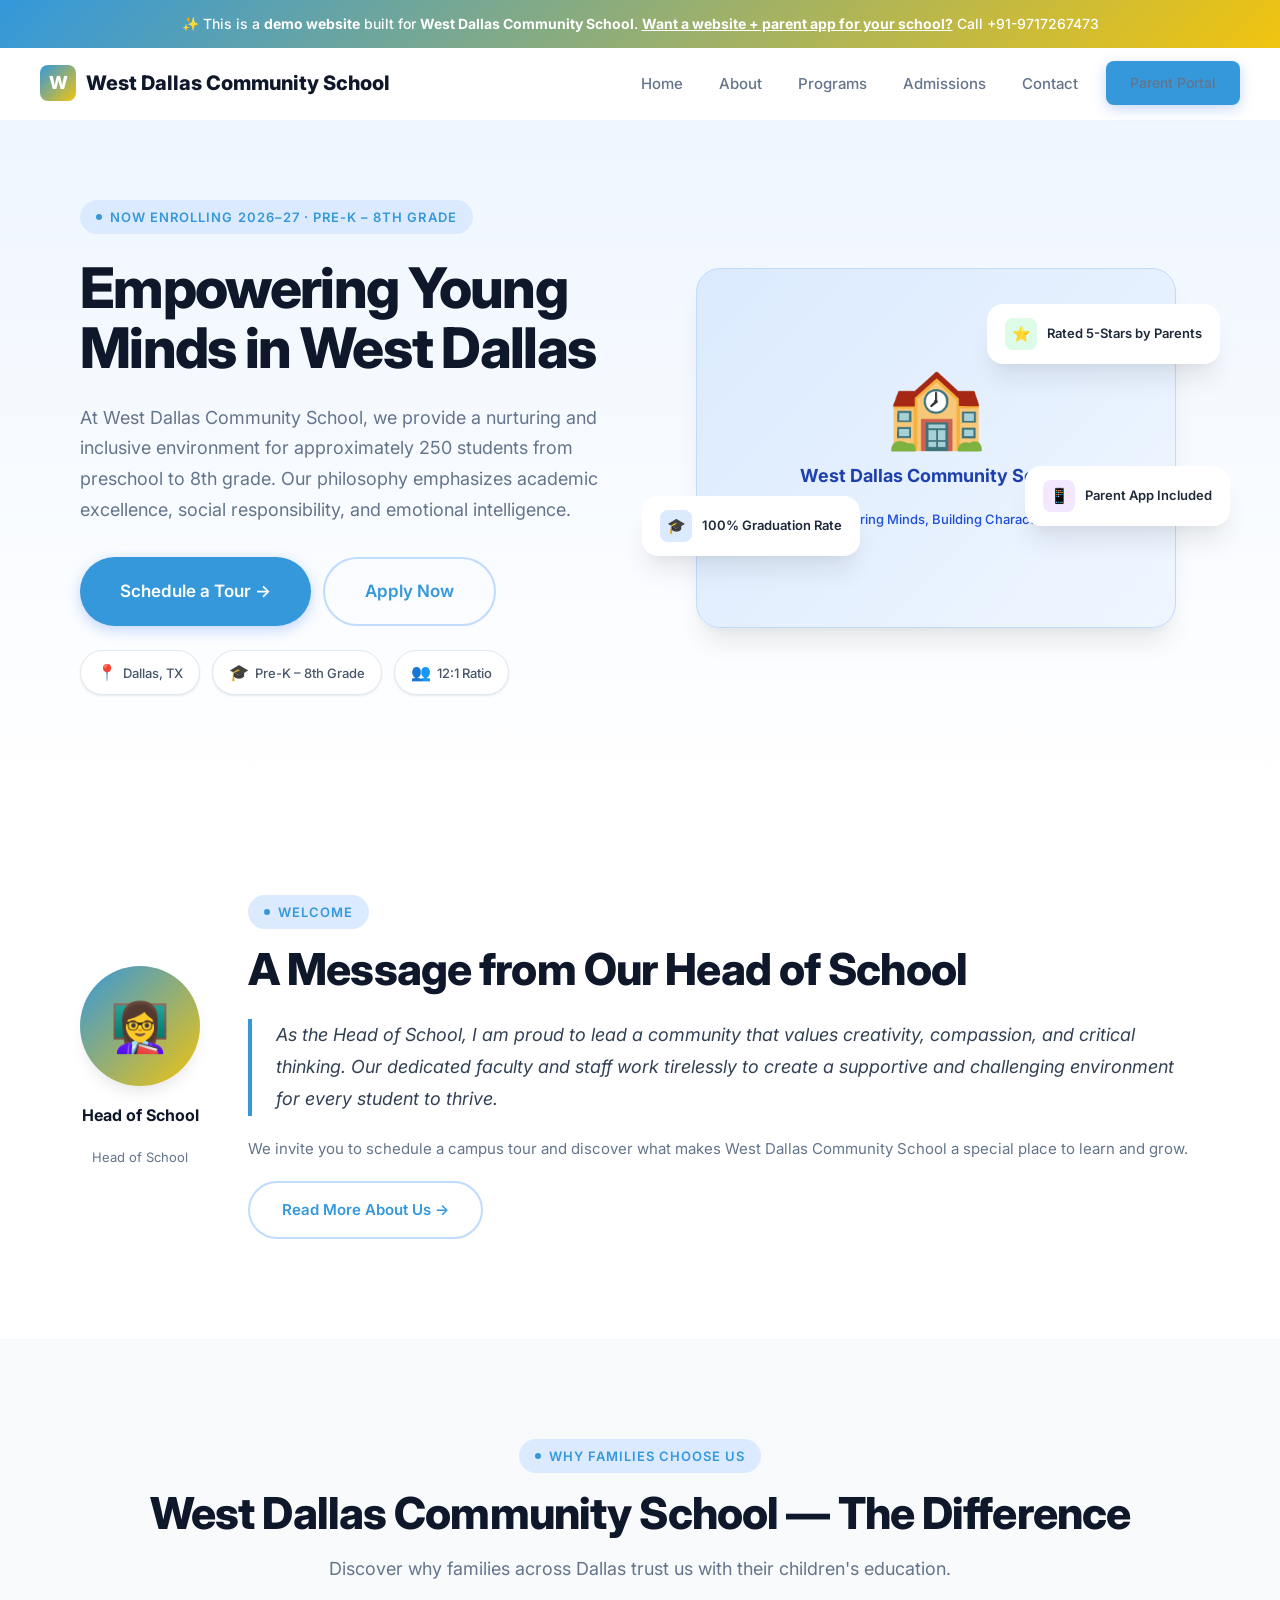
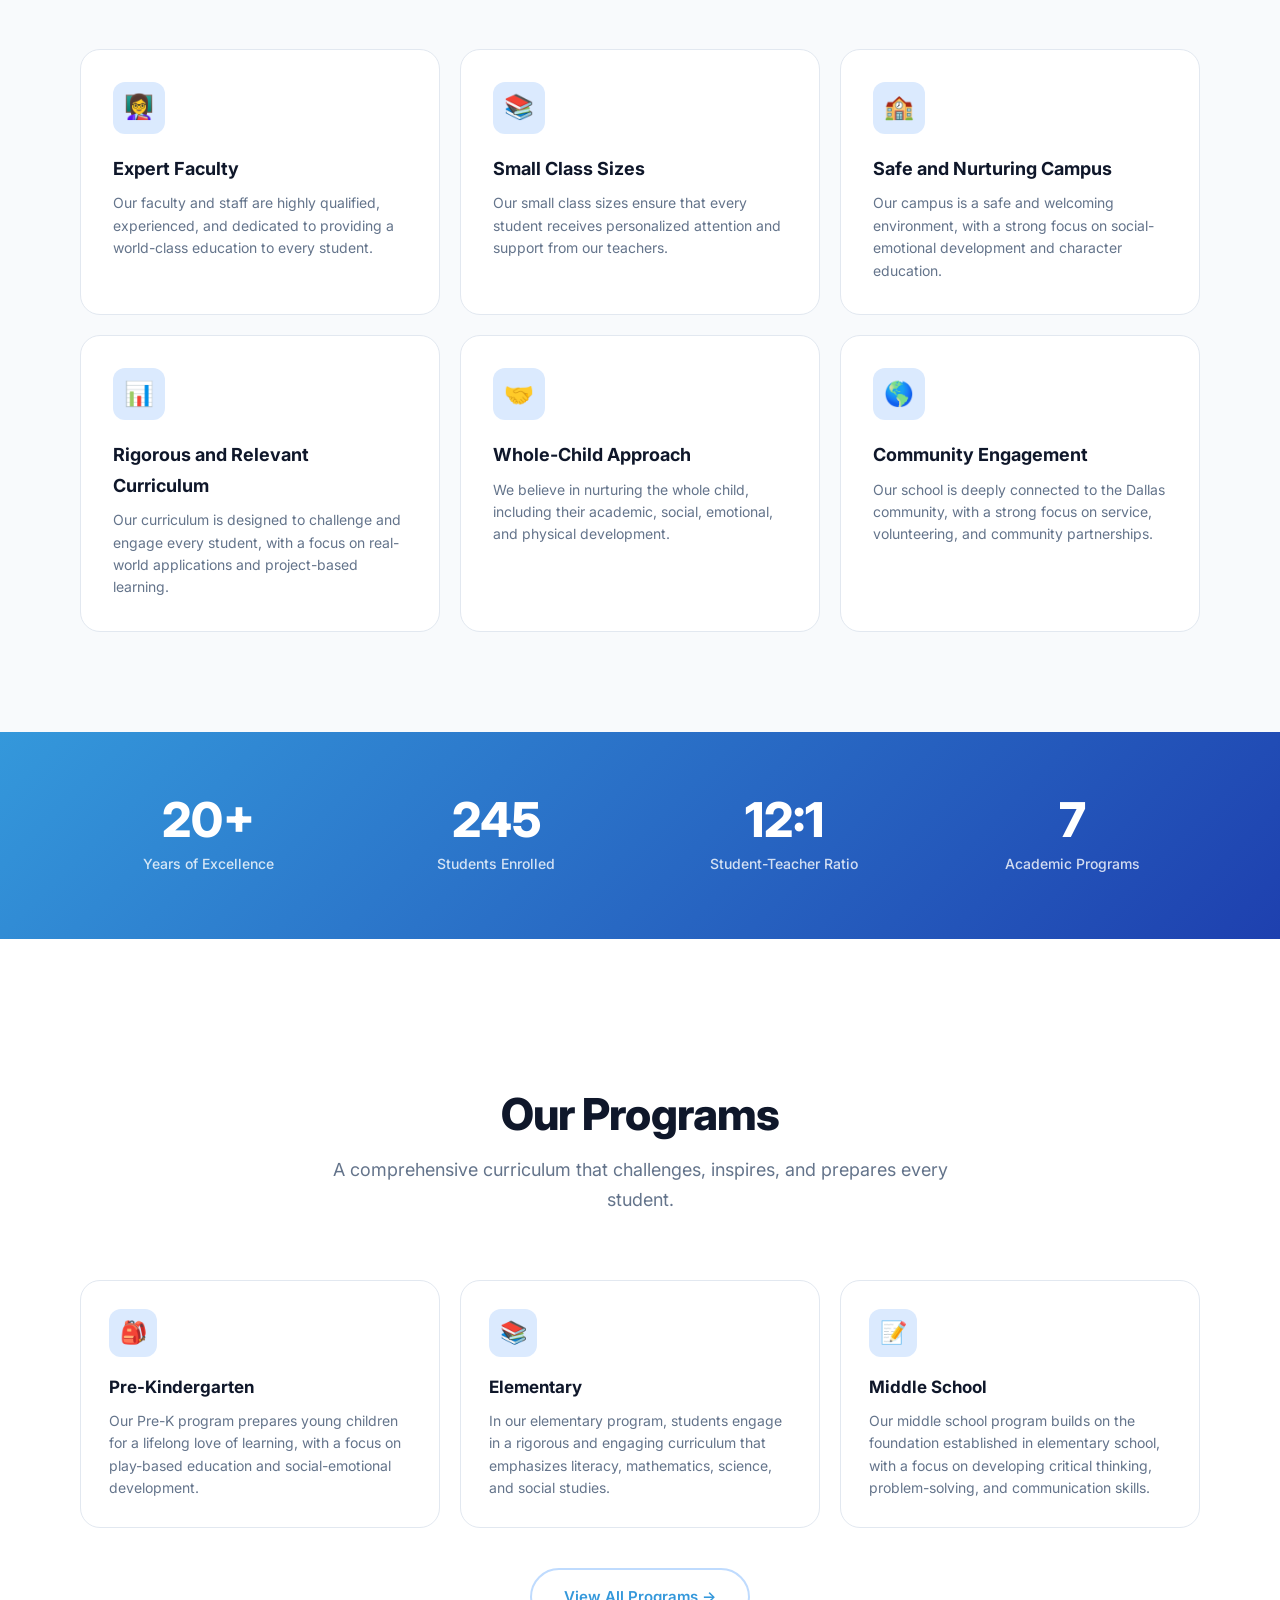
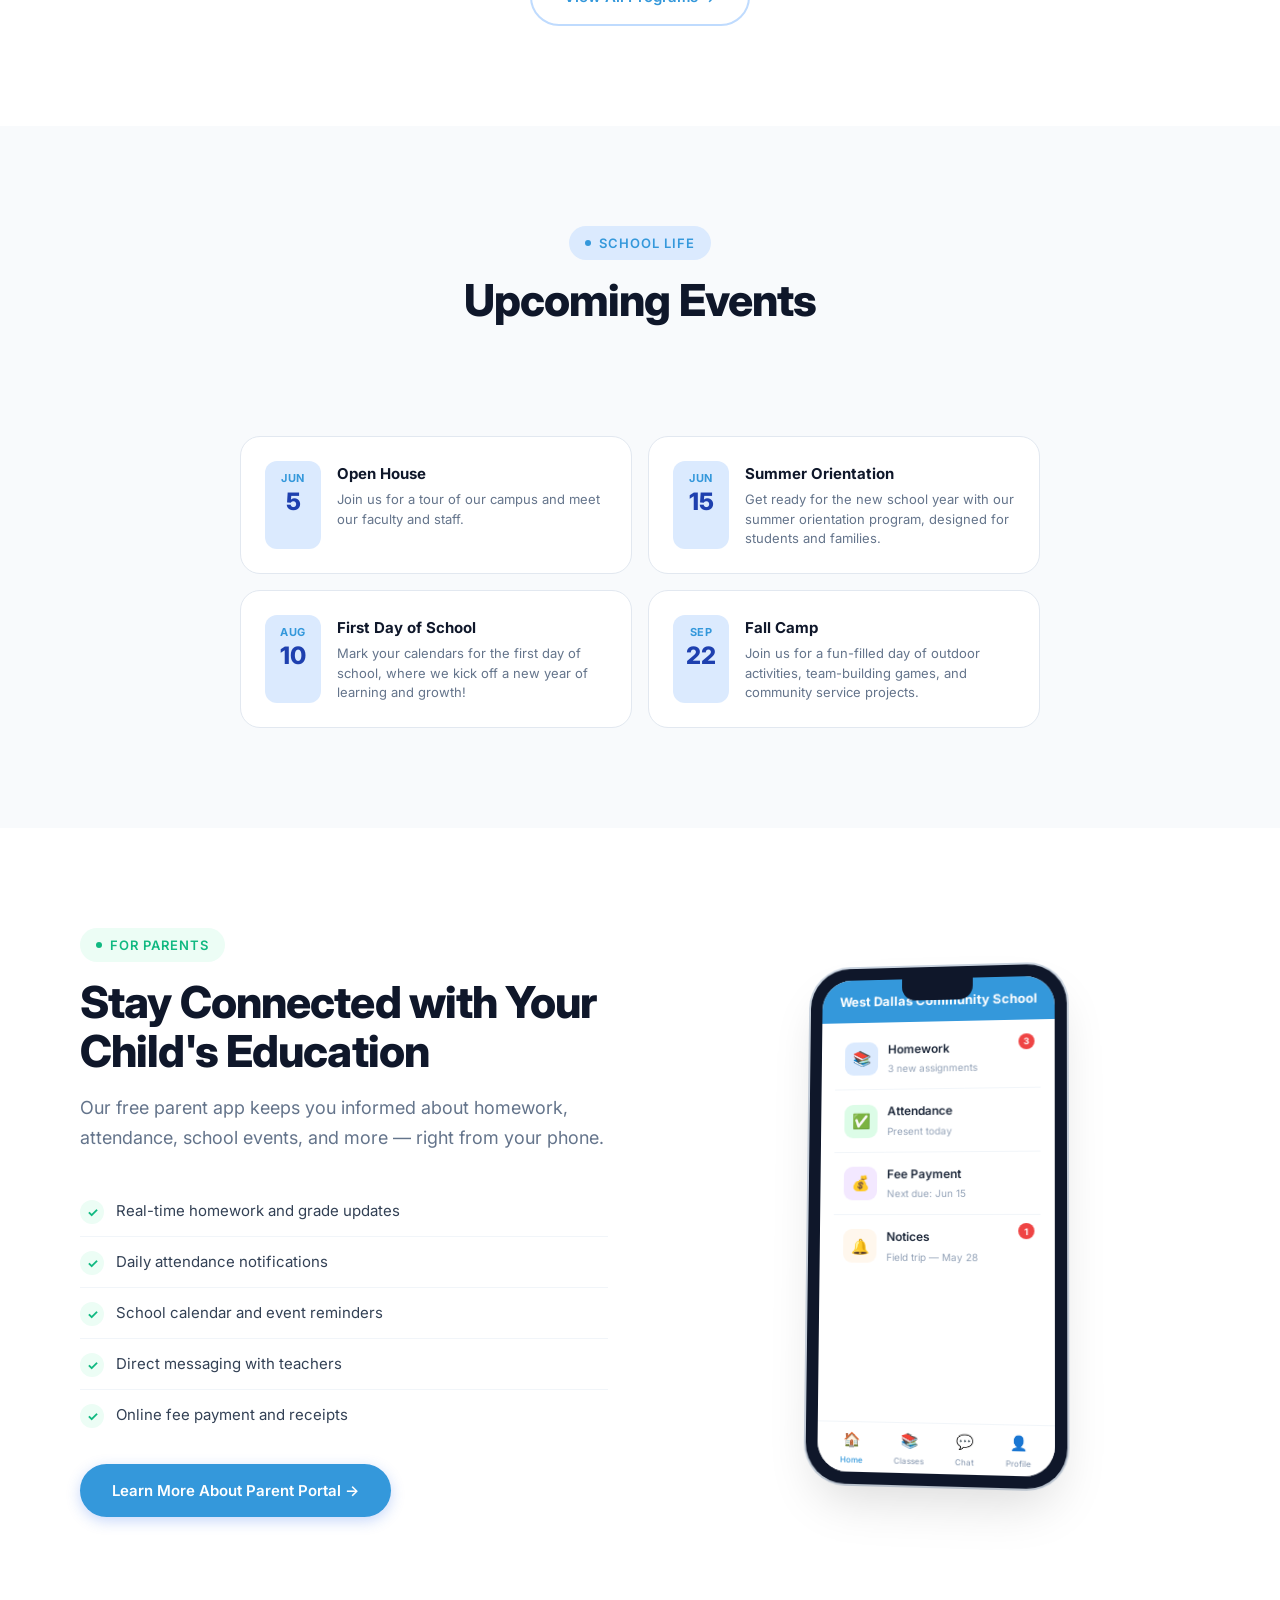
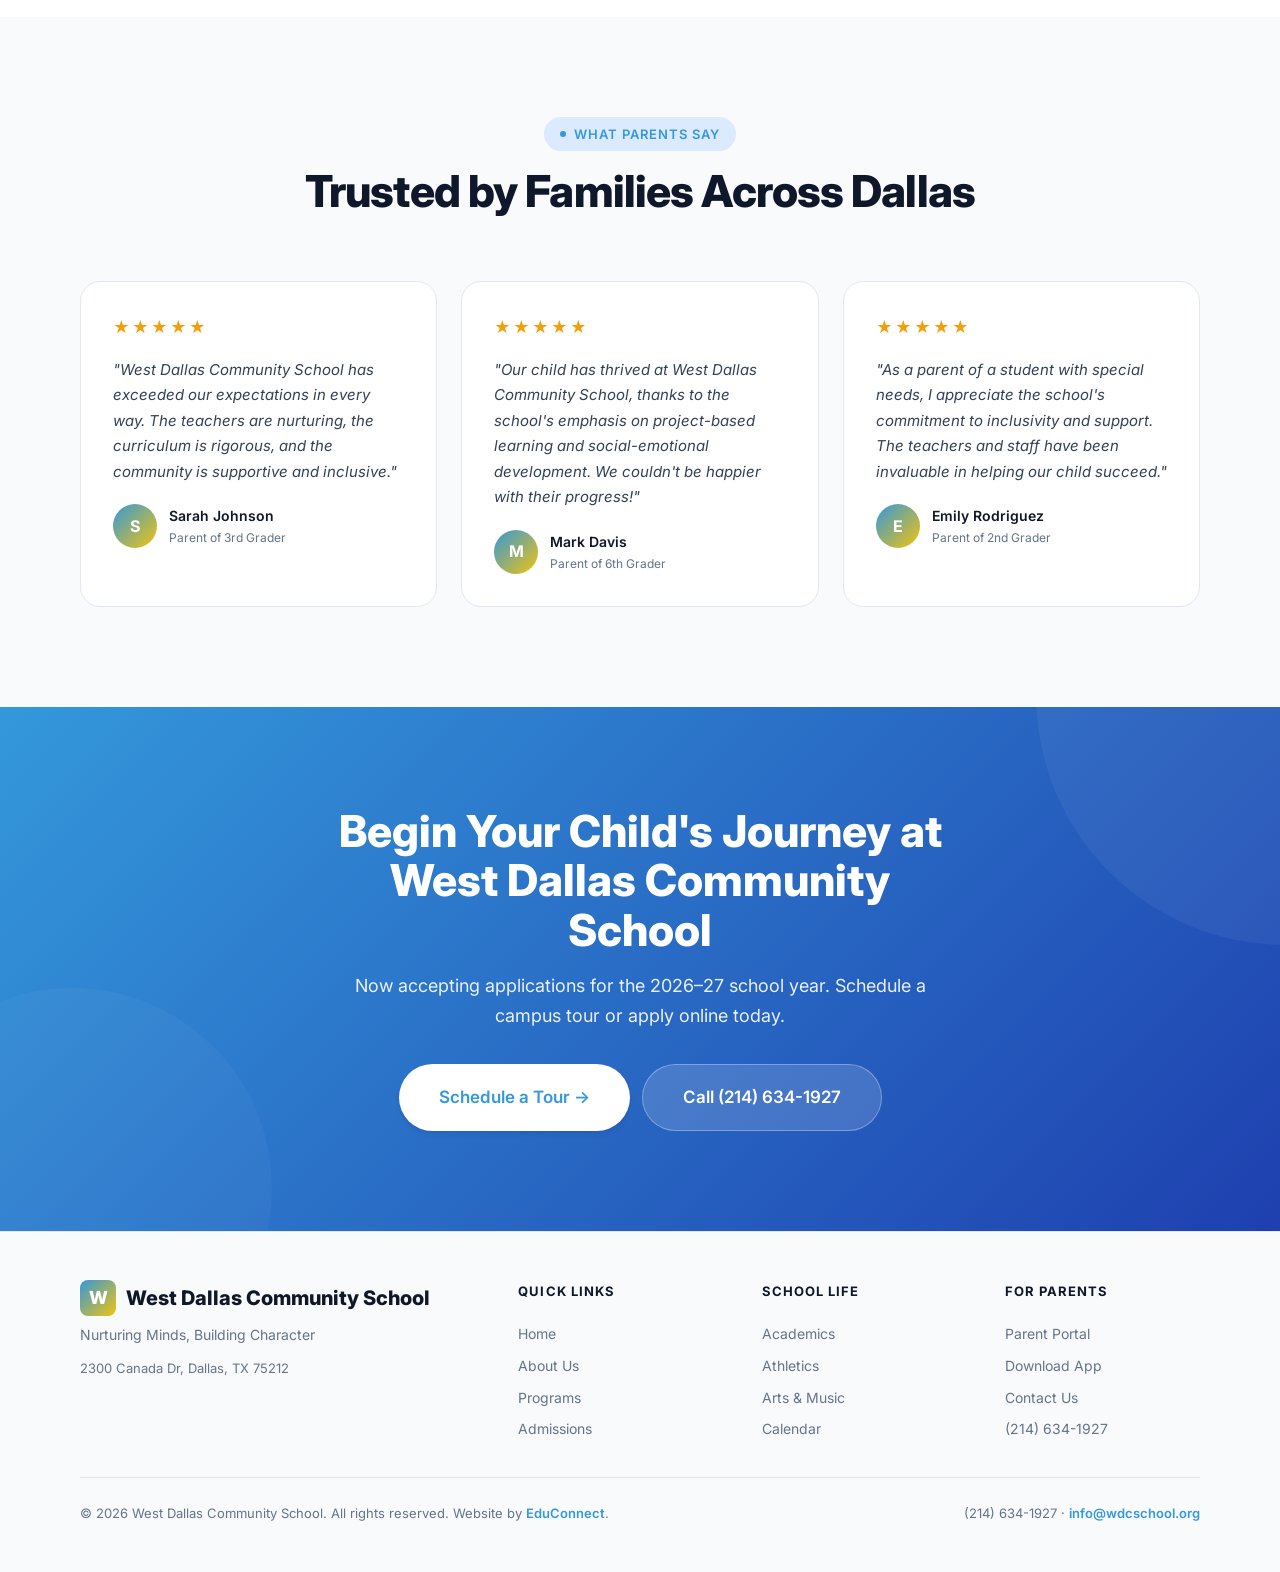
<file: index.html>
<!DOCTYPE html><html lang="en"><head>
  <meta charset="UTF-8"><meta name="viewport" content="width=device-width,initial-scale=1.0">
  <title>Home — West Dallas Community School</title>
  <meta name="description" content="Home — West Dallas Community School, a premier school in Dallas, TX serving Pre-K – 8th Grade.">
  <meta property="og:title" content="Home — West Dallas Community School"><meta property="og:type" content="website">
  <link rel="preconnect" href="https://fonts.googleapis.com"><link rel="preconnect" href="https://fonts.gstatic.com" crossorigin>
  <link href="https://fonts.googleapis.com/css2?family=Inter:wght@400;500;600;700;800&display=swap" rel="stylesheet">
  <link rel="stylesheet" href="/styles.css"><script src="/main.js" defer></script>
</head><body><div class="demo-banner">
  ✨ This is a <strong>demo website</strong> built for <strong>West Dallas Community School</strong>.
  <a href="mailto:bhupender@myfirststepschool.com">Want a website + parent app for your school?</a> Call +91-9717267473
</div>
<nav class="navbar">
  <a href="/" class="logo"><span class="logo-icon">W</span>West Dallas Community School</a>
  <div class="nav-links">
    <a href="/">Home</a>
    <a href="/about.html">About</a>
    <a href="/programs.html">Programs</a>
    <a href="/admissions.html">Admissions</a>
    <a href="/contact.html">Contact</a>
    <a href="/parents.html" class="btn btn-primary" style="padding:10px 24px;font-size:14px">Parent Portal</a>
  </div>
  <button class="hamburger" aria-label="Toggle menu"><span></span><span></span><span></span></button>
</nav><main>
<section class="hero"><div class="container"><div class="hero-inner">
  <div class="hero-content">
    <div class="badge animate-on-scroll mb-6">Now Enrolling 2026–27 · Pre-K – 8th Grade</div>
    <h1 class="heading-xl animate-on-scroll mb-6">Empowering Young Minds in West Dallas</h1>
    <p class="text-lg text-muted animate-on-scroll mb-8">At West Dallas Community School, we provide a nurturing and inclusive environment for approximately 250 students from preschool to 8th grade. Our philosophy emphasizes academic excellence, social responsibility, and emotional intelligence.</p>
    <div class="hero-actions animate-on-scroll">
      <a href="/admissions.html" class="btn btn-primary btn-lg">Schedule a Tour →</a>
      <a href="/admissions.html" class="btn btn-outline btn-lg">Apply Now</a>
    </div>
    <div class="hero-info-cards animate-on-scroll" style="margin-top:24px">
      <div class="info-chip"><span class="ic-icon">📍</span> Dallas, TX</div>
      <div class="info-chip"><span class="ic-icon">🎓</span> Pre-K – 8th Grade</div>
      <div class="info-chip"><span class="ic-icon">👥</span> 12:1 Ratio</div>
    </div>
  </div>
  <div class="hero-visual animate-on-scroll">
    <div class="school-illustration"><div class="school-illustration-inner">
      <div class="school-building">🏫</div><h3>West Dallas Community School</h3><p>Nurturing Minds, Building Character</p>
    </div></div>
    <div class="float-card card-1"><div class="fc-icon green">⭐</div>Rated 5-Stars by Parents</div>
    <div class="float-card card-2"><div class="fc-icon blue">🎓</div>100% Graduation Rate</div>
    <div class="float-card card-3"><div class="fc-icon purple">📱</div>Parent App Included</div>
  </div>
</div></div></section>

<section class="welcome-section section-padding"><div class="container"><div class="welcome-grid">
  <div class="principal-card animate-on-scroll">
    <div class="principal-avatar">👩‍🏫</div>
    <div class="principal-name">Head of School</div><div class="principal-title">Head of School</div>
  </div>
  <div class="welcome-text animate-on-scroll">
    <div class="badge mb-4">Welcome</div>
    <h2 class="heading-lg mb-6">A Message from Our Head of School</h2>
    <blockquote>As the Head of School, I am proud to lead a community that values creativity, compassion, and critical thinking. Our dedicated faculty and staff work tirelessly to create a supportive and challenging environment for every student to thrive.</blockquote>
    <p>We invite you to schedule a campus tour and discover what makes West Dallas Community School a special place to learn and grow.</p>
    <a href="/about.html" class="btn btn-outline" style="margin-top:20px">Read More About Us →</a>
  </div>
</div></div></section>

<section class="features-section section-padding"><div class="container">
  <div class="text-center mb-16">
    <div class="badge animate-on-scroll mb-4">Why Families Choose Us</div>
    <h2 class="heading-lg animate-on-scroll mb-4">West Dallas Community School — The Difference</h2>
    <p class="text-lg text-muted max-w-lg mx-auto animate-on-scroll">Discover why families across Dallas trust us with their children's education.</p>
  </div>
  <div class="features-grid">
      <div class="feature-card animate-on-scroll stagger-1">
        <div class="feature-icon">👩‍🏫</div><h3>Expert Faculty</h3><p>Our faculty and staff are highly qualified, experienced, and dedicated to providing a world-class education to every student.</p>
      </div>
      <div class="feature-card animate-on-scroll stagger-2">
        <div class="feature-icon">📚</div><h3>Small Class Sizes</h3><p>Our small class sizes ensure that every student receives personalized attention and support from our teachers.</p>
      </div>
      <div class="feature-card animate-on-scroll stagger-3">
        <div class="feature-icon">🏫</div><h3>Safe and Nurturing Campus</h3><p>Our campus is a safe and welcoming environment, with a strong focus on social-emotional development and character education.</p>
      </div>
      <div class="feature-card animate-on-scroll stagger-4">
        <div class="feature-icon">📊</div><h3>Rigorous and Relevant Curriculum</h3><p>Our curriculum is designed to challenge and engage every student, with a focus on real-world applications and project-based learning.</p>
      </div>
      <div class="feature-card animate-on-scroll stagger-5">
        <div class="feature-icon">🤝</div><h3>Whole-Child Approach</h3><p>We believe in nurturing the whole child, including their academic, social, emotional, and physical development.</p>
      </div>
      <div class="feature-card animate-on-scroll stagger-6">
        <div class="feature-icon">🌎</div><h3>Community Engagement</h3><p>Our school is deeply connected to the Dallas community, with a strong focus on service, volunteering, and community partnerships.</p>
      </div></div>
</div></section>

<section class="stats-section"><div class="container"><div class="stats-grid">
  <div class="animate-on-scroll stagger-1"><div class="stat-value" data-count="20" data-suffix="+">0+</div><div class="stat-label">Years of Excellence</div></div>
  <div class="animate-on-scroll stagger-2"><div class="stat-value" data-count="250">0</div><div class="stat-label">Students Enrolled</div></div>
  <div class="animate-on-scroll stagger-3"><div class="stat-value">12:1</div><div class="stat-label">Student-Teacher Ratio</div></div>
  <div class="animate-on-scroll stagger-4"><div class="stat-value" data-count="7">0</div><div class="stat-label">Academic Programs</div></div>
</div></div></section>

<section class="programs-section section-padding"><div class="container">
  <div class="text-center mb-16">
    <div class="badge animate-on-scroll mb-4">Academics</div>
    <h2 class="heading-lg animate-on-scroll mb-4">Our Programs</h2>
    <p class="text-lg text-muted max-w-lg mx-auto animate-on-scroll">A comprehensive curriculum that challenges, inspires, and prepares every student.</p>
  </div>
  <div class="programs-grid">
      <div class="program-card animate-on-scroll stagger-1">
        <div class="program-icon">🎒</div><h3>Pre-Kindergarten</h3><p>Our Pre-K program prepares young children for a lifelong love of learning, with a focus on play-based education and social-emotional development.</p>
      </div>
      <div class="program-card animate-on-scroll stagger-2">
        <div class="program-icon">📚</div><h3>Elementary</h3><p>In our elementary program, students engage in a rigorous and engaging curriculum that emphasizes literacy, mathematics, science, and social studies.</p>
      </div>
      <div class="program-card animate-on-scroll stagger-3">
        <div class="program-icon">📝</div><h3>Middle School</h3><p>Our middle school program builds on the foundation established in elementary school, with a focus on developing critical thinking, problem-solving, and communication skills.</p>
      </div></div>
  <div class="text-center animate-on-scroll" style="margin-top:40px"><a href="/programs.html" class="btn btn-outline">View All Programs →</a></div>
</div></section>

<section class="events-section section-padding"><div class="container">
  <div class="text-center mb-16">
    <div class="badge animate-on-scroll mb-4">School Life</div>
    <h2 class="heading-lg animate-on-scroll mb-4">Upcoming Events</h2>
    <p class="text-lg text-muted max-w-lg mx-auto animate-on-scroll">Stay up to date with campus activities, tours, and important dates.</p>
  </div>
  <div class="events-grid"><div class="event-card animate-on-scroll stagger-1">
        <div class="event-date"><div class="month">Jun</div><div class="day">5</div></div>
        <div class="event-info"><h4>Open House</h4><p>Join us for a tour of our campus and meet our faculty and staff.</p></div>
      </div><div class="event-card animate-on-scroll stagger-2">
        <div class="event-date"><div class="month">Jun</div><div class="day">15</div></div>
        <div class="event-info"><h4>Summer Orientation</h4><p>Get ready for the new school year with our summer orientation program, designed for students and families.</p></div>
      </div><div class="event-card animate-on-scroll stagger-3">
        <div class="event-date"><div class="month">Aug</div><div class="day">10</div></div>
        <div class="event-info"><h4>First Day of School</h4><p>Mark your calendars for the first day of school, where we kick off a new year of learning and growth!</p></div>
      </div><div class="event-card animate-on-scroll stagger-4">
        <div class="event-date"><div class="month">Sep</div><div class="day">22</div></div>
        <div class="event-info"><h4>Fall Camp</h4><p>Join us for a fun-filled day of outdoor activities, team-building games, and community service projects.</p></div>
      </div></div>
</div></section>

<section class="portal-section section-padding"><div class="container"><div class="portal-grid">
  <div>
    <div class="badge accent animate-on-scroll mb-4">For Parents</div>
    <h2 class="heading-lg animate-on-scroll mb-4">Stay Connected with Your Child's Education</h2>
    <p class="text-lg text-muted animate-on-scroll mb-8">Our free parent app keeps you informed about homework, attendance, school events, and more — right from your phone.</p>
    <ul class="portal-features animate-on-scroll">
      <li><span class="pf-icon">✓</span>Real-time homework and grade updates</li>
      <li><span class="pf-icon">✓</span>Daily attendance notifications</li>
      <li><span class="pf-icon">✓</span>School calendar and event reminders</li>
      <li><span class="pf-icon">✓</span>Direct messaging with teachers</li>
      <li><span class="pf-icon">✓</span>Online fee payment and receipts</li>
    </ul>
    <a href="/parents.html" class="btn btn-primary animate-on-scroll" style="margin-top:24px">Learn More About Parent Portal →</a>
  </div>
  <div class="animate-on-scroll" style="display:flex;justify-content:center">
    <div class="phone-mockup"><div class="phone-screen">
      <div class="phone-status-bar">West Dallas Community School</div>
      <div class="phone-screen-content">
        <div class="phone-nav-item"><div class="phone-nav-icon blue">📚</div><div><div class="phone-nav-label">Homework</div><div class="phone-nav-sub">3 new assignments</div></div><div class="phone-badge">3</div></div>
        <div class="phone-nav-item"><div class="phone-nav-icon green">✅</div><div><div class="phone-nav-label">Attendance</div><div class="phone-nav-sub">Present today</div></div></div>
        <div class="phone-nav-item"><div class="phone-nav-icon purple">💰</div><div><div class="phone-nav-label">Fee Payment</div><div class="phone-nav-sub">Next due: Jun 15</div></div></div>
        <div class="phone-nav-item"><div class="phone-nav-icon orange">🔔</div><div><div class="phone-nav-label">Notices</div><div class="phone-nav-sub">Field trip — May 28</div></div><div class="phone-badge">1</div></div>
      </div>
      <div class="phone-bottom-bar">
        <div class="phone-tab active"><div style="font-size:14px">🏠</div>Home</div>
        <div class="phone-tab"><div style="font-size:14px">📚</div>Classes</div>
        <div class="phone-tab"><div style="font-size:14px">💬</div>Chat</div>
        <div class="phone-tab"><div style="font-size:14px">👤</div>Profile</div>
      </div>
    </div></div>
  </div>
</div></div></section>

<section class="testimonials-section section-padding"><div class="container">
  <div class="text-center mb-16">
    <div class="badge animate-on-scroll mb-4">What Parents Say</div>
    <h2 class="heading-lg animate-on-scroll mb-4">Trusted by Families Across Dallas</h2>
  </div>
  <div class="testimonials-grid">
      <div class="testimonial-card animate-on-scroll stagger-1">
        <div class="stars"><span class="star">★</span><span class="star">★</span><span class="star">★</span><span class="star">★</span><span class="star">★</span></div>
        <p class="testimonial-text">"West Dallas Community School has exceeded our expectations in every way. The teachers are nurturing, the curriculum is rigorous, and the community is supportive and inclusive."</p>
        <div class="testimonial-author"><div class="author-avatar">S</div>
        <div class="author-info"><div class="author-name">Sarah Johnson</div><div class="author-role">Parent of 3rd Grader</div></div></div>
      </div>
      <div class="testimonial-card animate-on-scroll stagger-2">
        <div class="stars"><span class="star">★</span><span class="star">★</span><span class="star">★</span><span class="star">★</span><span class="star">★</span></div>
        <p class="testimonial-text">"Our child has thrived at West Dallas Community School, thanks to the school's emphasis on project-based learning and social-emotional development. We couldn't be happier with their progress!"</p>
        <div class="testimonial-author"><div class="author-avatar">M</div>
        <div class="author-info"><div class="author-name">Mark Davis</div><div class="author-role">Parent of 6th Grader</div></div></div>
      </div>
      <div class="testimonial-card animate-on-scroll stagger-3">
        <div class="stars"><span class="star">★</span><span class="star">★</span><span class="star">★</span><span class="star">★</span><span class="star">★</span></div>
        <p class="testimonial-text">"As a parent of a student with special needs, I appreciate the school's commitment to inclusivity and support. The teachers and staff have been invaluable in helping our child succeed."</p>
        <div class="testimonial-author"><div class="author-avatar">E</div>
        <div class="author-info"><div class="author-name">Emily Rodriguez</div><div class="author-role">Parent of 2nd Grader</div></div></div>
      </div></div>
</div></section>

<section class="cta-section"><div class="container"><div class="cta-content animate-on-scroll">
  <h2>Begin Your Child's Journey at West Dallas Community School</h2>
  <p>Now accepting applications for the 2026–27 school year. Schedule a campus tour or apply online today.</p>
  <div class="cta-actions">
    <a href="/admissions.html" class="btn btn-white btn-lg">Schedule a Tour →</a>
    <a href="tel:(214) 634-1927" class="btn btn-lg" style="background:rgba(255,255,255,.15);color:white;border:1px solid rgba(255,255,255,.3)">Call (214) 634-1927</a>
  </div>
</div></div></section>
</main><footer class="footer">
  <div class="container">
    <div class="footer-grid">
      <div class="footer-brand">
        <div class="logo" style="margin-bottom:8px"><span class="logo-icon">W</span>West Dallas Community School</div>
        <p>Nurturing Minds, Building Character</p>
        <p style="margin-top:12px;font-size:13px">2300 Canada Dr, Dallas, TX 75212</p>
      </div>
      <div class="footer-col"><h4>Quick Links</h4><a href="/">Home</a><a href="/about.html">About Us</a><a href="/programs.html">Programs</a><a href="/admissions.html">Admissions</a></div>
      <div class="footer-col"><h4>School Life</h4><a href="/programs.html">Academics</a><a href="/programs.html">Athletics</a><a href="/programs.html">Arts &amp; Music</a><a href="/contact.html">Calendar</a></div>
      <div class="footer-col"><h4>For Parents</h4><a href="/parents.html">Parent Portal</a><a href="/parents.html">Download App</a><a href="/contact.html">Contact Us</a><a href="tel:(214) 634-1927">(214) 634-1927</a></div>
    </div>
    <div class="footer-bottom">
      <p>&copy; 2026 West Dallas Community School. All rights reserved. Website by <a href="mailto:bhupender@myfirststepschool.com">EduConnect</a>.</p>
      <p>(214) 634-1927 &middot; <a href="mailto:info@wdcschool.org">info@wdcschool.org</a></p>
    </div>
  </div>
</footer></body></html>
</file>
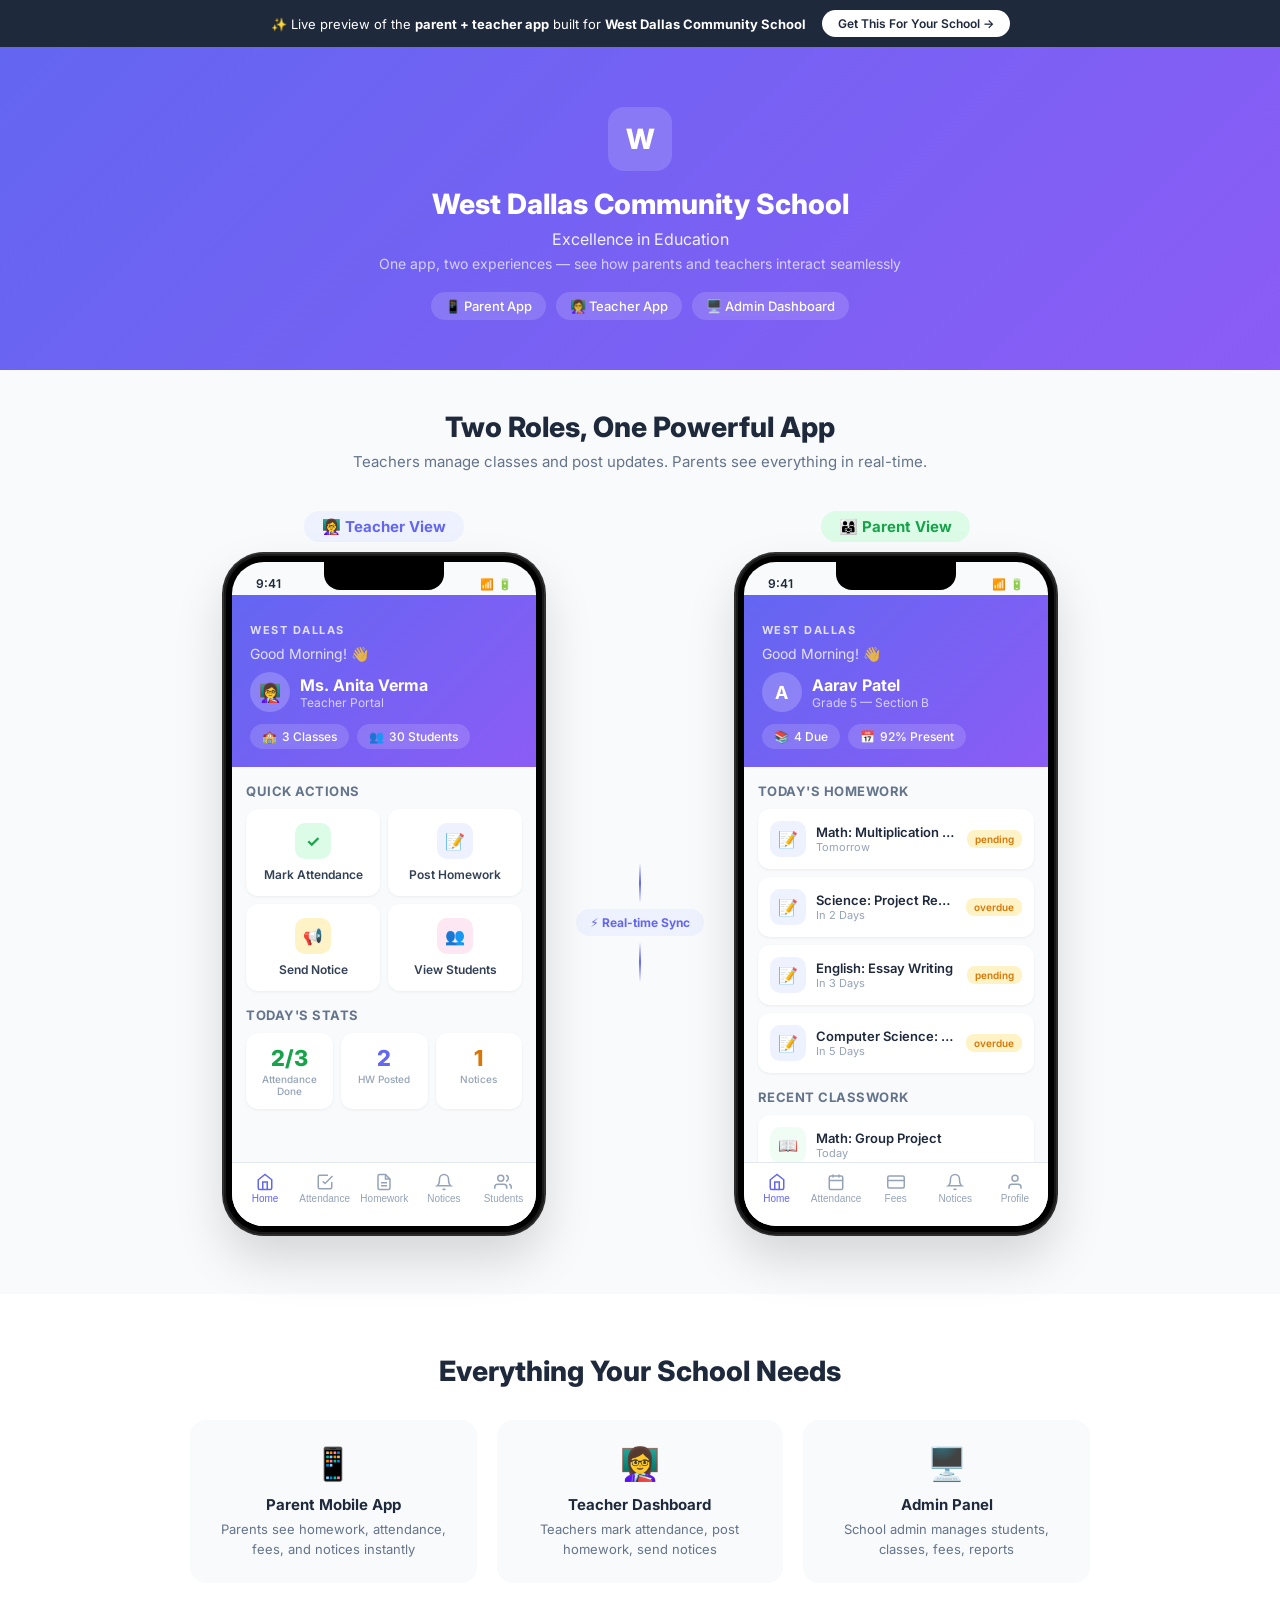
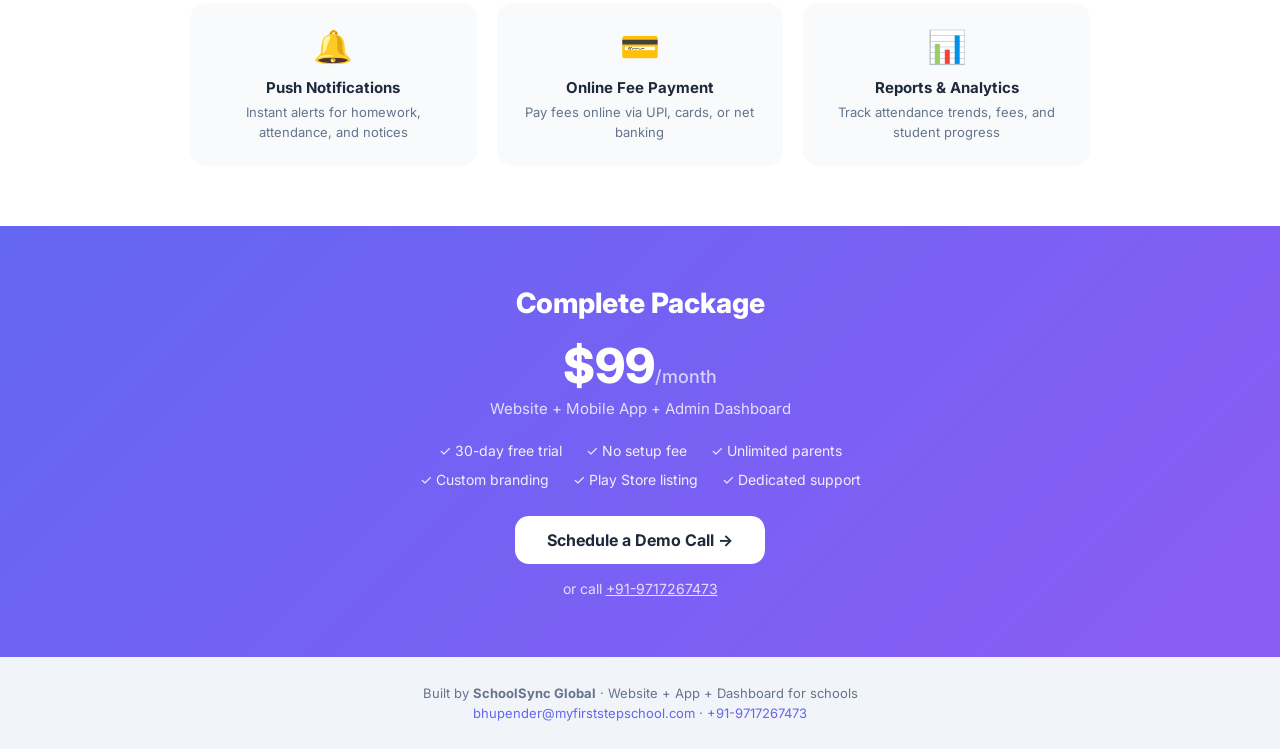
<file: app/index.html>
<!DOCTYPE html>
<html lang="en">
<head>
  <meta charset="UTF-8">
  <meta name="viewport" content="width=device-width,initial-scale=1.0">
  <title>West Dallas Community School — App Preview</title>
  <meta name="description" content="See how the West Dallas Community School parent &amp; teacher app would look. Homework, attendance, fees, notices — all in one app.">
  <link rel="preconnect" href="https://fonts.googleapis.com">
  <link rel="preconnect" href="https://fonts.gstatic.com" crossorigin>
  <link href="https://fonts.googleapis.com/css2?family=Inter:wght@400;500;600;700;800&display=swap" rel="stylesheet">
  <link rel="stylesheet" href="/app/styles.css">
</head>
<body>
  <!-- Top banner -->
  <div class="demo-banner">
    <div class="banner-inner">
      <span>✨ Live preview of the <strong>parent + teacher app</strong> built for <strong>West Dallas Community School</strong></span>
      <a href="mailto:bhupender@myfirststepschool.com" class="banner-cta">Get This For Your School →</a>
    </div>
  </div>

  <!-- Hero section -->
  <div class="hero-section" style="background:linear-gradient(135deg,#6366F1,#8B5CF6)">
    <div class="hero-content">
      <div class="hero-logo" style="background:rgba(255,255,255,.15)">W</div>
      <h1>West Dallas Community School</h1>
      <p class="hero-tagline">Excellence in Education</p>
      <p class="hero-desc">One app, two experiences — see how parents and teachers interact seamlessly</p>
      <div class="hero-badges">
        <span class="hero-badge">📱 Parent App</span>
        <span class="hero-badge">👩‍🏫 Teacher App</span>
        <span class="hero-badge">🖥️ Admin Dashboard</span>
      </div>
    </div>
  </div>

  <!-- Dual Phone Section -->
  <div class="phones-section">
    <div class="phones-header">
      <h2>Two Roles, One Powerful App</h2>
      <p>Teachers manage classes and post updates. Parents see everything in real-time.</p>
    </div>

    <div class="phones-container">
      <!-- TEACHER PHONE -->
      <div class="phone-wrapper">
        <div class="phone-label teacher-label">👩‍🏫 Teacher View</div>
        <div class="phone-frame" id="teacher-phone">
          <div class="phone-notch"></div>
          <div class="phone-screen">
            <div class="status-bar">
              <span class="time">9:41</span>
              <div class="status-icons"><span>📶</span><span>🔋</span></div>
            </div>

            <!-- Teacher: Dashboard -->
            <div class="app-screen active" data-screen="t-dashboard" data-phone="teacher">
              <div class="screen-hero" style="background:linear-gradient(135deg,#6366F1,#8B5CF6)">
                <div class="app-name-bar">West Dallas</div>
                <div class="hero-greeting">Good Morning! 👋</div>
                <div class="hero-student">
                  <div class="student-avatar">👩‍🏫</div>
                  <div>
                    <div class="student-name">Ms. Anita Verma</div>
                    <div class="student-class">Teacher Portal</div>
                  </div>
                </div>
                <div class="hero-chips">
                  <div class="glass-chip"><span>🏫</span> 3 Classes</div>
                  <div class="glass-chip"><span>👥</span> 30 Students</div>
                </div>
              </div>
              <div class="screen-body">
                <div class="section-label">Quick Actions</div>
                <div class="quick-actions">
                  <div class="action-card" data-goto="t-attendance">
                    <div class="action-icon" style="background:#DCFCE7;color:#16A34A">✓</div>
                    <span>Mark Attendance</span>
                  </div>
                  <div class="action-card" data-goto="t-homework">
                    <div class="action-icon" style="background:#EEF2FF;color:#6366F1">📝</div>
                    <span>Post Homework</span>
                  </div>
                  <div class="action-card" data-goto="t-notices">
                    <div class="action-icon" style="background:#FEF3C7;color:#D97706">📢</div>
                    <span>Send Notice</span>
                  </div>
                  <div class="action-card" data-goto="t-students">
                    <div class="action-icon" style="background:#FCE7F3;color:#DB2777">👥</div>
                    <span>View Students</span>
                  </div>
                </div>
                <div class="section-label" style="margin-top:16px">Today's Stats</div>
                <div class="stats-row">
                  <div class="stat-card"><div class="stat-num" style="color:#16A34A">2/3</div><div class="stat-lbl">Attendance Done</div></div>
                  <div class="stat-card"><div class="stat-num" style="color:#6366F1">2</div><div class="stat-lbl">HW Posted</div></div>
                  <div class="stat-card"><div class="stat-num" style="color:#D97706">1</div><div class="stat-lbl">Notices</div></div>
                </div>
              </div>
            </div>

            <!-- Teacher: Mark Attendance -->
            <div class="app-screen" data-screen="t-attendance" data-phone="teacher">
              <div class="screen-hero compact" style="background:linear-gradient(135deg,#6366F1,#8B5CF6)">
                <div class="app-name-bar">West Dallas</div>
                <div class="screen-title">Mark Attendance</div>
                <div class="screen-subtitle">Monday, May 25, 2026</div>
              </div>
              <div class="screen-body">
                <div class="class-selector"><div class="class-chip active">Grade 3-A</div><div class="class-chip">Grade 3-B</div><div class="class-chip">Grade 4-A</div></div>
                <div class="attendance-toolbar">
                  <button class="att-btn present-btn">All Present</button>
                  <button class="att-btn absent-btn">All Absent</button>
                </div>
                <div id="teacher-attendance-list" class="card-list"></div>
              </div>
            </div>

            <!-- Teacher: Post Homework -->
            <div class="app-screen" data-screen="t-homework" data-phone="teacher">
              <div class="screen-hero compact" style="background:linear-gradient(135deg,#6366F1,#8B5CF6)">
                <div class="app-name-bar">West Dallas</div>
                <div class="screen-title">Homework</div>
                <div class="screen-subtitle">Post &amp; Manage</div>
              </div>
              <div class="screen-body">
                <div class="form-area">
                  <div class="form-group"><label class="form-label">Class</label><div class="form-select">Grade 3 — Section A</div></div>
                  <div class="form-group"><label class="form-label">Subject</label><div class="form-select">Mathematics</div></div>
                  <div class="form-group"><label class="form-label">Title</label><div class="form-input-demo">Chapter 5 — Fractions Practice</div></div>
                  <div class="form-group"><label class="form-label">Due Date</label><div class="form-input-demo">Tomorrow</div></div>
                  <button class="submit-btn" style="background:#6366F1">📤 Post Homework</button>
                </div>
                <div class="section-label" style="margin-top:16px">Recently Posted</div>
                <div id="teacher-hw-list" class="card-list"></div>
              </div>
            </div>

            <!-- Teacher: Send Notice -->
            <div class="app-screen" data-screen="t-notices" data-phone="teacher">
              <div class="screen-hero compact" style="background:linear-gradient(135deg,#6366F1,#8B5CF6)">
                <div class="app-name-bar">West Dallas</div>
                <div class="screen-title">Notices</div>
                <div class="screen-subtitle">Post Announcements</div>
              </div>
              <div class="screen-body">
                <div class="form-area">
                  <div class="form-group"><label class="form-label">Target</label><div class="class-selector"><div class="class-chip active">All Classes</div><div class="class-chip">3-A</div><div class="class-chip">3-B</div></div></div>
                  <div class="form-group"><label class="form-label">Title</label><div class="form-input-demo">Annual Day Celebration</div></div>
                  <div class="form-group"><label class="form-label">Message</label><div class="form-textarea-demo">Our Annual Day will be held on June 15th. All parents are invited.</div></div>
                  <button class="submit-btn" style="background:#6366F1">📢 Post Notice</button>
                </div>
                <div class="section-label" style="margin-top:16px">Recent</div>
                <div id="teacher-notices-list" class="card-list"></div>
              </div>
            </div>

            <!-- Teacher: Students -->
            <div class="app-screen" data-screen="t-students" data-phone="teacher">
              <div class="screen-hero compact" style="background:linear-gradient(135deg,#6366F1,#8B5CF6)">
                <div class="app-name-bar">West Dallas</div>
                <div class="screen-title">Students</div>
                <div class="screen-subtitle">Class Directory</div>
              </div>
              <div class="screen-body">
                <div class="class-selector"><div class="class-chip active">Grade 3-A</div><div class="class-chip">Grade 3-B</div><div class="class-chip">Grade 4-A</div></div>
                <div class="search-bar"><span>🔍</span><span class="search-text">Search students...</span></div>
                <div id="teacher-students-list" class="card-list"></div>
              </div>
            </div>

            <div class="tab-bar">
              <button class="tab active" data-tab="t-dashboard" data-phone="teacher"><svg width="20" height="20" viewBox="0 0 24 24" fill="none" stroke="currentColor" stroke-width="2"><path d="M3 9l9-7 9 7v11a2 2 0 01-2 2H5a2 2 0 01-2-2z"/><polyline points="9 22 9 12 15 12 15 22"/></svg><span>Home</span></button>
              <button class="tab" data-tab="t-attendance" data-phone="teacher"><svg width="20" height="20" viewBox="0 0 24 24" fill="none" stroke="currentColor" stroke-width="2"><path d="M9 11l3 3L22 4"/><path d="M21 12v7a2 2 0 01-2 2H5a2 2 0 01-2-2V5a2 2 0 012-2h11"/></svg><span>Attendance</span></button>
              <button class="tab" data-tab="t-homework" data-phone="teacher"><svg width="20" height="20" viewBox="0 0 24 24" fill="none" stroke="currentColor" stroke-width="2"><path d="M14 2H6a2 2 0 00-2 2v16a2 2 0 002 2h12a2 2 0 002-2V8z"/><polyline points="14 2 14 8 20 8"/><line x1="16" y1="13" x2="8" y2="13"/><line x1="16" y1="17" x2="8" y2="17"/></svg><span>Homework</span></button>
              <button class="tab" data-tab="t-notices" data-phone="teacher"><svg width="20" height="20" viewBox="0 0 24 24" fill="none" stroke="currentColor" stroke-width="2"><path d="M18 8A6 6 0 006 8c0 7-3 9-3 9h18s-3-2-3-9"/><path d="M13.73 21a2 2 0 01-3.46 0"/></svg><span>Notices</span></button>
              <button class="tab" data-tab="t-students" data-phone="teacher"><svg width="20" height="20" viewBox="0 0 24 24" fill="none" stroke="currentColor" stroke-width="2"><path d="M17 21v-2a4 4 0 00-4-4H5a4 4 0 00-4 4v2"/><circle cx="9" cy="7" r="4"/><path d="M23 21v-2a4 4 0 00-3-3.87"/><path d="M16 3.13a4 4 0 010 7.75"/></svg><span>Students</span></button>
            </div>
          </div>
        </div>
      </div>

      <!-- Sync indicator -->
      <div class="sync-arrow">
        <div class="sync-line"></div>
        <div class="sync-badge">⚡ Real-time Sync</div>
        <div class="sync-line"></div>
      </div>

      <!-- PARENT PHONE -->
      <div class="phone-wrapper">
        <div class="phone-label parent-label">👨‍👩‍👧 Parent View</div>
        <div class="phone-frame" id="parent-phone">
          <div class="phone-notch"></div>
          <div class="phone-screen">
            <div class="status-bar">
              <span class="time">9:41</span>
              <div class="status-icons"><span>📶</span><span>🔋</span></div>
            </div>

            <!-- Parent: Home -->
            <div class="app-screen active" data-screen="p-home" data-phone="parent">
              <div class="screen-hero" style="background:linear-gradient(135deg,#6366F1,#8B5CF6)">
                <div class="app-name-bar">West Dallas</div>
                <div class="hero-greeting">Good Morning! 👋</div>
                <div class="hero-student">
                  <div class="student-avatar">A</div>
                  <div><div class="student-name">Aarav Patel</div><div class="student-class">Grade 5 — Section B</div></div>
                </div>
                <div class="hero-chips">
                  <div class="glass-chip"><span>📚</span> 4 Due</div>
                  <div class="glass-chip"><span>📅</span> 92% Present</div>
                </div>
              </div>
              <div class="screen-body">
                <div class="section-label">Today's Homework</div>
                <div id="homework-list" class="card-list"></div>
                <div class="section-label" style="margin-top:16px">Recent Classwork</div>
                <div id="classwork-list" class="card-list"></div>
              </div>
            </div>

            <!-- Parent: Attendance -->
            <div class="app-screen" data-screen="p-attendance" data-phone="parent">
              <div class="screen-hero compact" style="background:linear-gradient(135deg,#6366F1,#8B5CF6)">
                <div class="app-name-bar">West Dallas</div>
                <div class="screen-title">Attendance</div>
                <div class="screen-subtitle">May Summary</div>
              </div>
              <div class="screen-body">
                <div class="attendance-ring-area"><div class="ring-container"><svg class="progress-ring" viewBox="0 0 120 120"><circle class="ring-bg" cx="60" cy="60" r="52"/><circle class="ring-progress" cx="60" cy="60" r="52" stroke="#6366F1" stroke-dasharray="326.7" stroke-dashoffset="26"/></svg><div class="ring-label">92%</div></div></div>
                <div class="attendance-stats">
                  <div class="att-stat present"><div class="att-num">22</div><div class="att-label">Present</div></div>
                  <div class="att-stat absent"><div class="att-num">2</div><div class="att-label">Absent</div></div>
                  <div class="att-stat other"><div class="att-num">4</div><div class="att-label">Holiday</div></div>
                </div>
                <div class="section-label">Recent Absences</div>
                <div id="absences-list" class="card-list"></div>
              </div>
            </div>

            <!-- Parent: Fees -->
            <div class="app-screen" data-screen="p-fees" data-phone="parent">
              <div class="screen-hero compact" style="background:linear-gradient(135deg,#6366F1,#8B5CF6)">
                <div class="app-name-bar">West Dallas</div>
                <div class="screen-title">Fees</div>
                <div class="screen-subtitle">Payment Summary</div>
              </div>
              <div class="screen-body">
                <div class="fee-summary"><div class="fee-total"><div class="fee-amount">$950</div><div class="fee-label">Total This Term</div></div><div class="fee-chips"><div class="fee-chip paid"><span>✓</span> <span>2</span> Paid</div><div class="fee-chip pending"><span>!</span> <span>2</span> Pending</div></div></div>
                <div class="section-label">Fee Details</div>
                <div id="fees-list" class="card-list"></div>
              </div>
            </div>

            <!-- Parent: Notices -->
            <div class="app-screen" data-screen="p-notices" data-phone="parent">
              <div class="screen-hero compact" style="background:linear-gradient(135deg,#6366F1,#8B5CF6)">
                <div class="app-name-bar">West Dallas</div>
                <div class="screen-title">Notices</div>
                <div class="screen-subtitle">School Announcements</div>
              </div>
              <div class="screen-body"><div id="notices-list" class="card-list"></div></div>
            </div>

            <!-- Parent: Profile -->
            <div class="app-screen" data-screen="p-profile" data-phone="parent">
              <div class="screen-hero compact" style="background:linear-gradient(135deg,#6366F1,#8B5CF6)">
                <div class="app-name-bar">West Dallas</div>
                <div class="screen-title">Profile</div>
                <div class="screen-subtitle">Student Information</div>
              </div>
              <div class="screen-body">
                <div class="profile-header"><div class="profile-avatar" style="background:linear-gradient(135deg,#6366F1,#8B5CF6)">A</div><div class="profile-name">Aarav Patel</div><div class="profile-class">Grade 5 — Section B · Roll No. 12</div></div>
                <div class="profile-details">
                  <div class="profile-row"><span class="profile-icon">🏫</span><div><div class="pd-label">School</div><div class="pd-value">West Dallas Community School</div></div></div>
                  <div class="profile-row"><span class="profile-icon">👨‍👩‍👧</span><div><div class="pd-label">Parent</div><div class="pd-value">Mr. and Mrs. Patel</div></div></div>
                  <div class="profile-row"><span class="profile-icon">📞</span><div><div class="pd-label">Contact</div><div class="pd-value">123-456-7890</div></div></div>
                  <div class="profile-row"><span class="profile-icon">📧</span><div><div class="pd-label">Email</div><div class="pd-value">patel@gmail.com</div></div></div>
                  <div class="profile-row"><span class="profile-icon">🩸</span><div><div class="pd-label">Blood Group</div><div class="pd-value">O+</div></div></div>
                </div>
              </div>
            </div>

            <div class="tab-bar">
              <button class="tab active" data-tab="p-home" data-phone="parent"><svg width="20" height="20" viewBox="0 0 24 24" fill="none" stroke="currentColor" stroke-width="2"><path d="M3 9l9-7 9 7v11a2 2 0 01-2 2H5a2 2 0 01-2-2z"/><polyline points="9 22 9 12 15 12 15 22"/></svg><span>Home</span></button>
              <button class="tab" data-tab="p-attendance" data-phone="parent"><svg width="20" height="20" viewBox="0 0 24 24" fill="none" stroke="currentColor" stroke-width="2"><rect x="3" y="4" width="18" height="18" rx="2" ry="2"/><line x1="16" y1="2" x2="16" y2="6"/><line x1="8" y1="2" x2="8" y2="6"/><line x1="3" y1="10" x2="21" y2="10"/></svg><span>Attendance</span></button>
              <button class="tab" data-tab="p-fees" data-phone="parent"><svg width="20" height="20" viewBox="0 0 24 24" fill="none" stroke="currentColor" stroke-width="2"><rect x="1" y="4" width="22" height="16" rx="2" ry="2"/><line x1="1" y1="10" x2="23" y2="10"/></svg><span>Fees</span></button>
              <button class="tab" data-tab="p-notices" data-phone="parent"><svg width="20" height="20" viewBox="0 0 24 24" fill="none" stroke="currentColor" stroke-width="2"><path d="M18 8A6 6 0 006 8c0 7-3 9-3 9h18s-3-2-3-9"/><path d="M13.73 21a2 2 0 01-3.46 0"/></svg><span>Notices</span></button>
              <button class="tab" data-tab="p-profile" data-phone="parent"><svg width="20" height="20" viewBox="0 0 24 24" fill="none" stroke="currentColor" stroke-width="2"><path d="M20 21v-2a4 4 0 00-4-4H8a4 4 0 00-4 4v2"/><circle cx="12" cy="7" r="4"/></svg><span>Profile</span></button>
            </div>
          </div>
        </div>
      </div>
    </div>
  </div>

  <!-- Features -->
  <div class="features-section">
    <div class="features-inner">
      <h2>Everything Your School Needs</h2>
      <div class="features-grid">
        <div class="feat-card"><div class="feat-icon">📱</div><h3>Parent Mobile App</h3><p>Parents see homework, attendance, fees, and notices instantly</p></div>
        <div class="feat-card"><div class="feat-icon">👩‍🏫</div><h3>Teacher Dashboard</h3><p>Teachers mark attendance, post homework, send notices</p></div>
        <div class="feat-card"><div class="feat-icon">🖥️</div><h3>Admin Panel</h3><p>School admin manages students, classes, fees, reports</p></div>
        <div class="feat-card"><div class="feat-icon">🔔</div><h3>Push Notifications</h3><p>Instant alerts for homework, attendance, and notices</p></div>
        <div class="feat-card"><div class="feat-icon">💳</div><h3>Online Fee Payment</h3><p>Pay fees online via UPI, cards, or net banking</p></div>
        <div class="feat-card"><div class="feat-icon">📊</div><h3>Reports &amp; Analytics</h3><p>Track attendance trends, fees, and student progress</p></div>
      </div>
    </div>
  </div>

  <!-- Pricing -->
  <div class="pricing-section" style="background:linear-gradient(135deg,#6366F1,#8B5CF6)">
    <div class="pricing-inner">
      <h2>Complete Package</h2>
      <div class="pricing-price">$99<span>/month</span></div>
      <p class="pricing-sub">Website + Mobile App + Admin Dashboard</p>
      <div class="pricing-features"><span>✓ 30-day free trial</span><span>✓ No setup fee</span><span>✓ Unlimited parents</span><span>✓ Custom branding</span><span>✓ Play Store listing</span><span>✓ Dedicated support</span></div>
      <a href="mailto:bhupender@myfirststepschool.com?subject=Demo%20for%20west-dallas-community-school" class="cta-button-lg">Schedule a Demo Call →</a>
      <p class="pricing-phone">or call <a href="tel:+919717267473">+91-9717267473</a></p>
    </div>
  </div>

  <footer class="demo-footer">
    <div class="footer-inner">
      <p>Built by <strong>SchoolSync Global</strong> · Website + App + Dashboard for schools</p>
      <p><a href="mailto:bhupender@myfirststepschool.com">bhupender@myfirststepschool.com</a> · <a href="tel:+919717267473">+91-9717267473</a></p>
    </div>
  </footer>

  <script>window.__SCHOOL_CONFIG__ = {"homework":[{"subject":"Math","title":"Multiplication Tables","due":"Tomorrow","status":"pending"},{"subject":"Science","title":"Project Report","due":"In 2 Days","status":"overdue"},{"subject":"English","title":"Essay Writing","due":"In 3 Days","status":"pending"},{"subject":"Computer Science","title":"Coding Assignment","due":"In 5 Days","status":"overdue"}],"classwork":[{"subject":"Math","title":"Group Project","date":"Today"},{"subject":"Science","title":"Lab Experiment","date":"Yesterday"},{"subject":"English","title":"Reading Group","date":"Yesterday"}],"absences":[{"date":"2024-05-15","reason":"Illness","status":"approved"},{"date":"2024-05-12","reason":"Family Emergency","status":"approved"}],"fees":[{"type":"Tuition","amount":"$500","due":"2024-06-01","status":"Pending"},{"type":"Activity","amount":"$100","due":"2024-05-25","status":"Paid"},{"type":"Transport","amount":"$200","due":"2024-06-01","status":"Pending"},{"type":"Books","amount":"$150","due":"2024-05-15","status":"Paid"}],"notices":[{"title":"School Reopening","body":"The school will reopen on 2024-05-20. Please ensure your child is on time.","date":"2024-05-15"},{"title":"Parent-Teacher Meeting","body":"The parent-teacher meeting will be held on 2024-05-25. Please confirm your attendance.","date":"2024-05-15"},{"title":"Summer Camp Details","body":"The summer camp will start on 2024-06-01. Please register your child by 2024-05-25.","date":"2024-05-15"},{"title":"Holiday Schedule","body":"The school will be closed on 2024-05-26 and 2024-05-27. Please make necessary arrangements.","date":"2024-05-15"}],"teacher":{"students":[{"name":"Aarav Patel","roll":101,"parent":"Patel","color":"#87ceeb","textColor":"#000"},{"name":"Eshaan Shah","roll":102,"parent":"Shah","color":"#6495ed","textColor":"#000"},{"name":"Kavin Kumar","roll":108,"parent":"Kumar","color":"#4682b4","textColor":"#000"}],"recentHomework":[{"subject":"Math","title":"Solving Linear Equations","class":"Grade 5","date":"2024-05-15"},{"subject":"Science","title":"Exploring the Solar System","class":"Grade 5","date":"2024-05-12"},{"subject":"English","title":"Reading Comprehension","class":"Grade 5","date":"2024-05-10"}],"recentNotices":[{"title":"Upcoming School Event","target":"Grade 5","date":"2024-05-20"},{"title":"Summer Camp Registration","target":"All Students","date":"2024-05-25"}]}};</script>
  <script src="/app/app.js"></script>
</body>
</html>
</file>
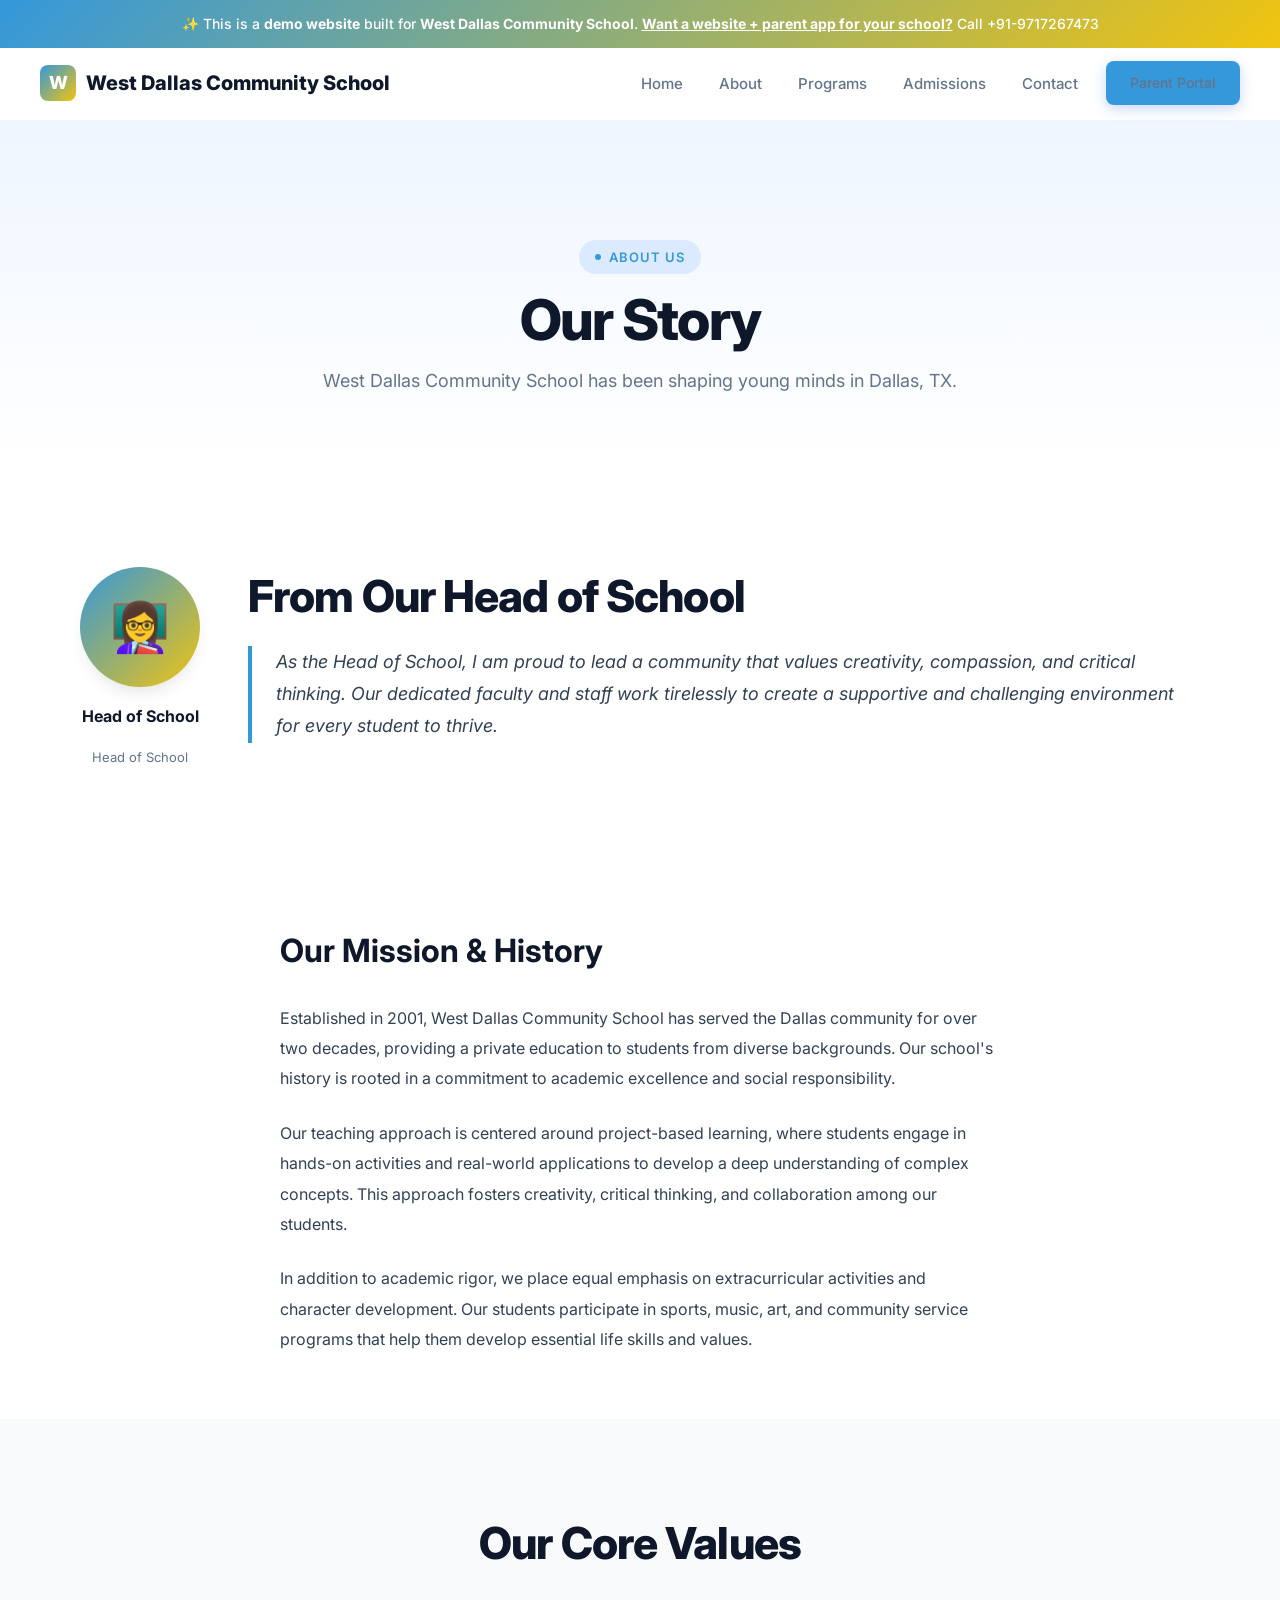
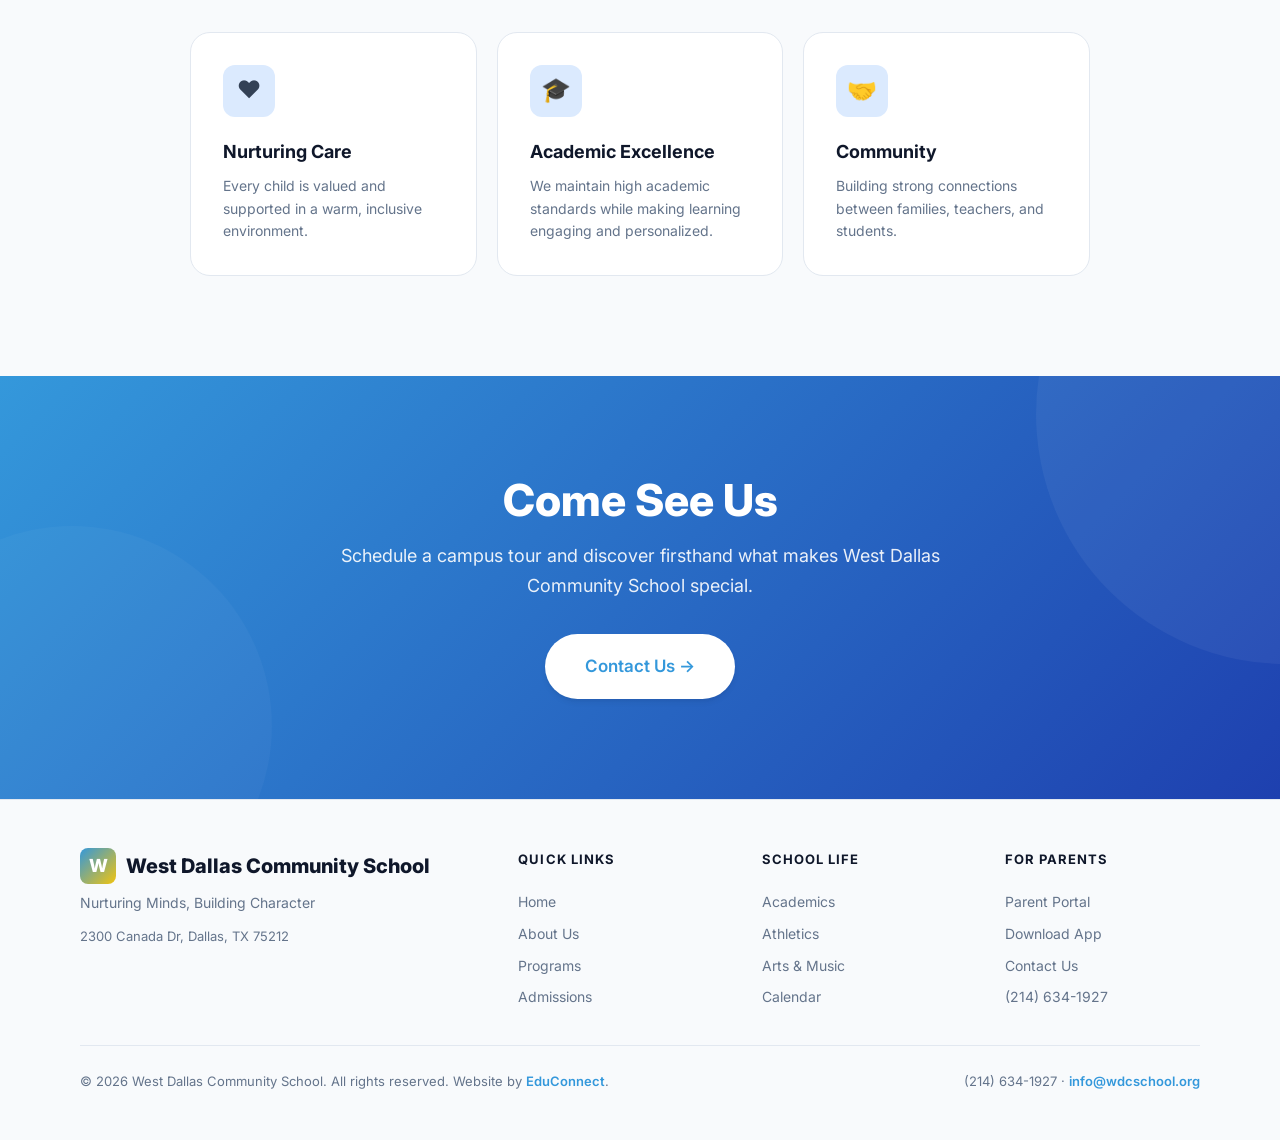
<file: about.html>
<!DOCTYPE html><html lang="en"><head>
  <meta charset="UTF-8"><meta name="viewport" content="width=device-width,initial-scale=1.0">
  <title>About Us — West Dallas Community School</title>
  <meta name="description" content="About Us — West Dallas Community School, a premier school in Dallas, TX serving Pre-K – 8th Grade.">
  <meta property="og:title" content="About Us — West Dallas Community School"><meta property="og:type" content="website">
  <link rel="preconnect" href="https://fonts.googleapis.com"><link rel="preconnect" href="https://fonts.gstatic.com" crossorigin>
  <link href="https://fonts.googleapis.com/css2?family=Inter:wght@400;500;600;700;800&display=swap" rel="stylesheet">
  <link rel="stylesheet" href="/styles.css"><script src="/main.js" defer></script>
</head><body><div class="demo-banner">
  ✨ This is a <strong>demo website</strong> built for <strong>West Dallas Community School</strong>.
  <a href="mailto:bhupender@myfirststepschool.com">Want a website + parent app for your school?</a> Call +91-9717267473
</div>
<nav class="navbar">
  <a href="/" class="logo"><span class="logo-icon">W</span>West Dallas Community School</a>
  <div class="nav-links">
    <a href="/">Home</a>
    <a href="/about.html">About</a>
    <a href="/programs.html">Programs</a>
    <a href="/admissions.html">Admissions</a>
    <a href="/contact.html">Contact</a>
    <a href="/parents.html" class="btn btn-primary" style="padding:10px 24px;font-size:14px">Parent Portal</a>
  </div>
  <button class="hamburger" aria-label="Toggle menu"><span></span><span></span><span></span></button>
</nav><main>
<section class="page-hero"><div class="container">
  <div class="badge animate-on-scroll mb-4">About Us</div>
  <h1 class="heading-xl animate-on-scroll mb-4">Our Story</h1>
  <p class="text-lg text-muted max-w-lg mx-auto animate-on-scroll">West Dallas Community School has been shaping young minds in Dallas, TX.</p>
</div></section>
<section class="welcome-section section-padding"><div class="container"><div class="welcome-grid">
  <div class="principal-card animate-on-scroll">
    <div class="principal-avatar">👩‍🏫</div>
    <div class="principal-name">Head of School</div><div class="principal-title">Head of School</div>
  </div>
  <div class="welcome-text animate-on-scroll">
    <h2 class="heading-lg mb-6">From Our Head of School</h2>
    <blockquote>As the Head of School, I am proud to lead a community that values creativity, compassion, and critical thinking. Our dedicated faculty and staff work tirelessly to create a supportive and challenging environment for every student to thrive.</blockquote>
  </div>
</div></div></section>
<section class="content-section"><div class="container">
  <h2 class="heading-md animate-on-scroll mb-8">Our Mission &amp; History</h2>
  <p class="animate-on-scroll">Established in 2001, West Dallas Community School has served the Dallas community for over two decades, providing a private education to students from diverse backgrounds. Our school's history is rooted in a commitment to academic excellence and social responsibility.</p>
<p class="animate-on-scroll">Our teaching approach is centered around project-based learning, where students engage in hands-on activities and real-world applications to develop a deep understanding of complex concepts. This approach fosters creativity, critical thinking, and collaboration among our students.</p>
<p class="animate-on-scroll">In addition to academic rigor, we place equal emphasis on extracurricular activities and character development. Our students participate in sports, music, art, and community service programs that help them develop essential life skills and values.</p>
</div></section>
<section class="features-section section-padding"><div class="container">
  <div class="text-center mb-16"><h2 class="heading-lg animate-on-scroll mb-4">Our Core Values</h2></div>
  <div class="features-grid" style="max-width:900px;margin:0 auto">
    <div class="feature-card animate-on-scroll stagger-1"><div class="feature-icon">❤️</div><h3>Nurturing Care</h3><p>Every child is valued and supported in a warm, inclusive environment.</p></div>
    <div class="feature-card animate-on-scroll stagger-2"><div class="feature-icon">🎓</div><h3>Academic Excellence</h3><p>We maintain high academic standards while making learning engaging and personalized.</p></div>
    <div class="feature-card animate-on-scroll stagger-3"><div class="feature-icon">🤝</div><h3>Community</h3><p>Building strong connections between families, teachers, and students.</p></div>
  </div>
</div></section>
<section class="cta-section"><div class="container"><div class="cta-content animate-on-scroll">
  <h2>Come See Us</h2>
  <p>Schedule a campus tour and discover firsthand what makes West Dallas Community School special.</p>
  <div class="cta-actions"><a href="/contact.html" class="btn btn-white btn-lg">Contact Us →</a></div>
</div></div></section>
</main><footer class="footer">
  <div class="container">
    <div class="footer-grid">
      <div class="footer-brand">
        <div class="logo" style="margin-bottom:8px"><span class="logo-icon">W</span>West Dallas Community School</div>
        <p>Nurturing Minds, Building Character</p>
        <p style="margin-top:12px;font-size:13px">2300 Canada Dr, Dallas, TX 75212</p>
      </div>
      <div class="footer-col"><h4>Quick Links</h4><a href="/">Home</a><a href="/about.html">About Us</a><a href="/programs.html">Programs</a><a href="/admissions.html">Admissions</a></div>
      <div class="footer-col"><h4>School Life</h4><a href="/programs.html">Academics</a><a href="/programs.html">Athletics</a><a href="/programs.html">Arts &amp; Music</a><a href="/contact.html">Calendar</a></div>
      <div class="footer-col"><h4>For Parents</h4><a href="/parents.html">Parent Portal</a><a href="/parents.html">Download App</a><a href="/contact.html">Contact Us</a><a href="tel:(214) 634-1927">(214) 634-1927</a></div>
    </div>
    <div class="footer-bottom">
      <p>&copy; 2026 West Dallas Community School. All rights reserved. Website by <a href="mailto:bhupender@myfirststepschool.com">EduConnect</a>.</p>
      <p>(214) 634-1927 &middot; <a href="mailto:info@wdcschool.org">info@wdcschool.org</a></p>
    </div>
  </div>
</footer></body></html>
</file>
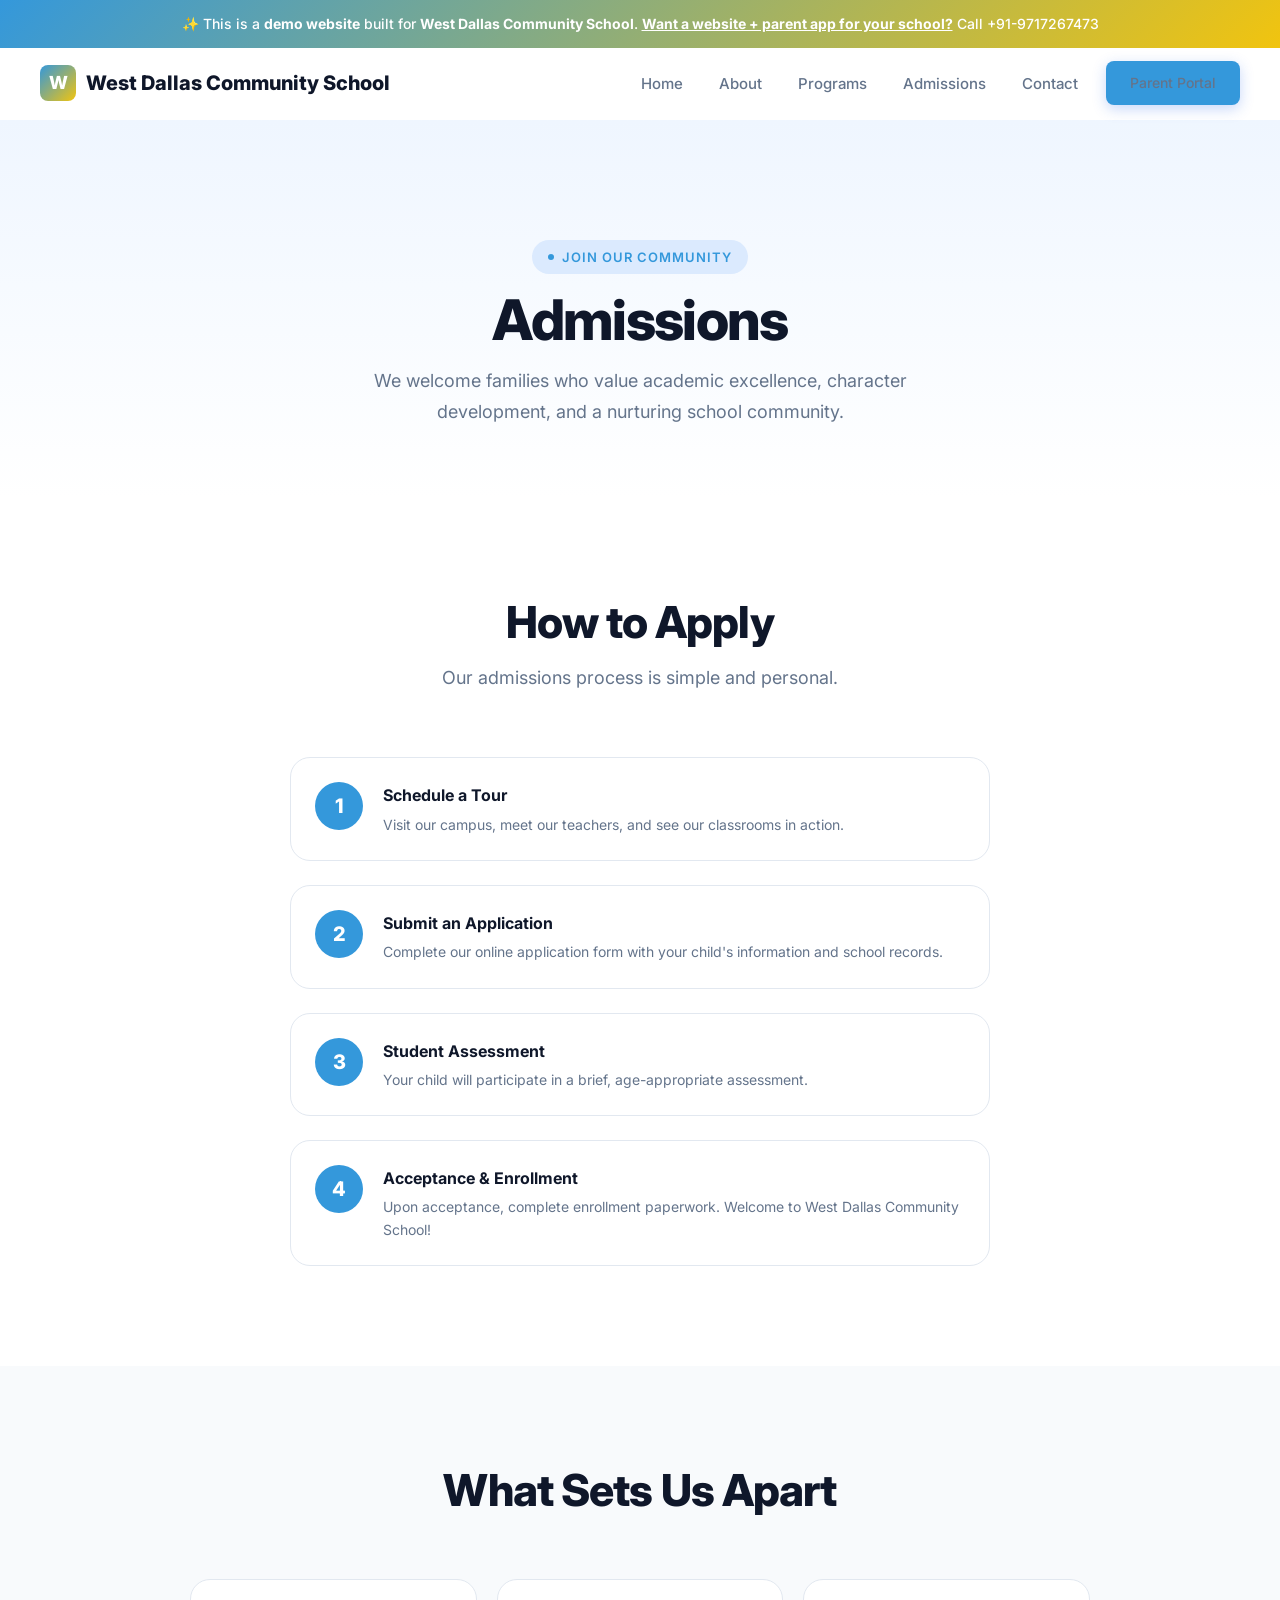
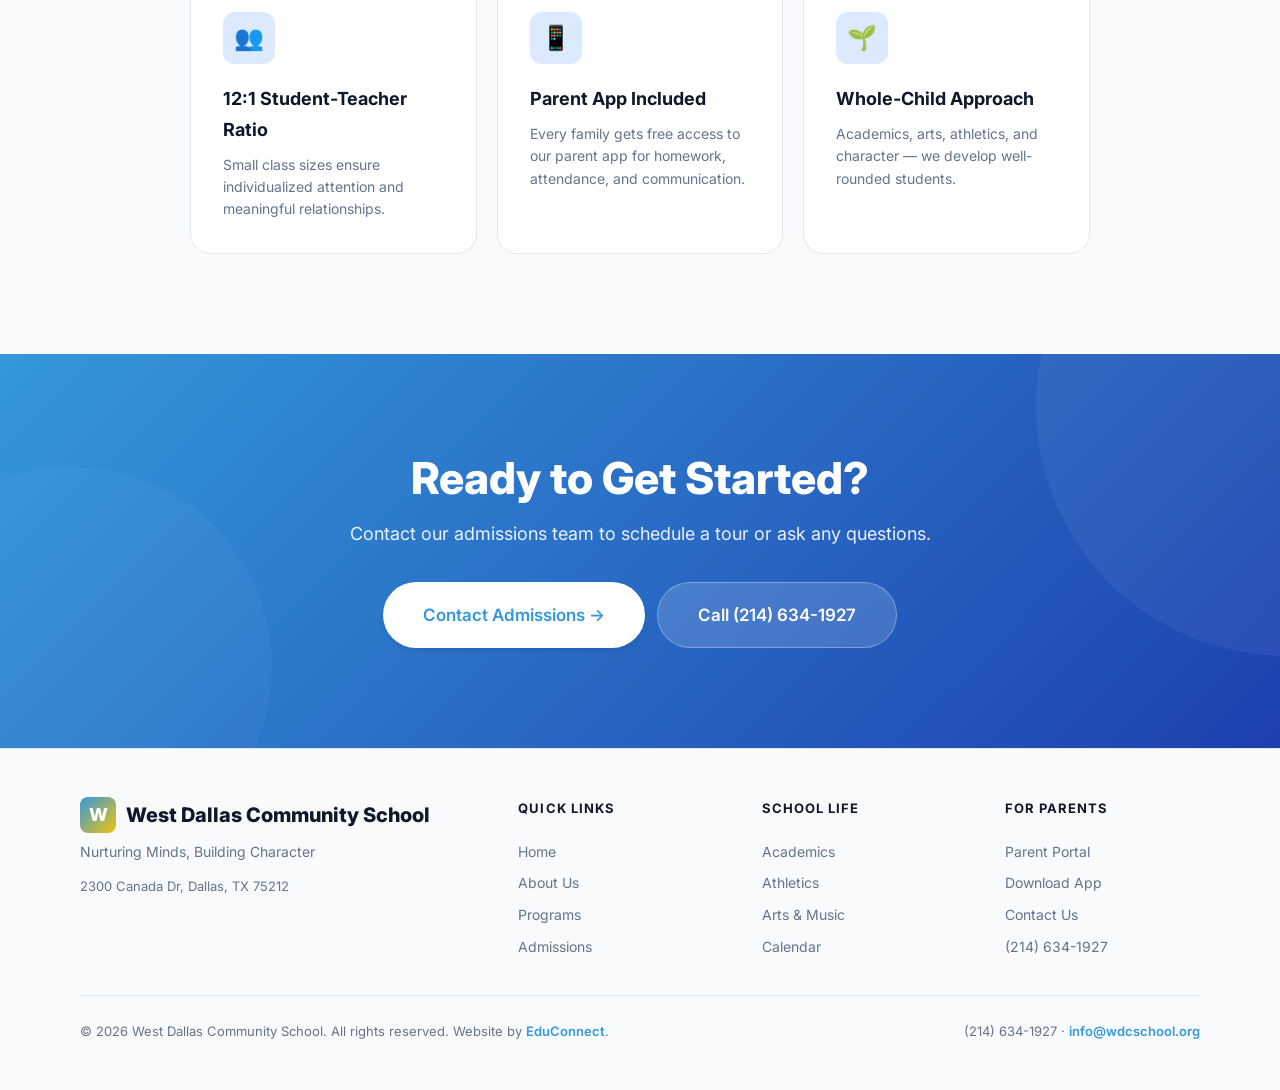
<file: admissions.html>
<!DOCTYPE html><html lang="en"><head>
  <meta charset="UTF-8"><meta name="viewport" content="width=device-width,initial-scale=1.0">
  <title>Admissions — West Dallas Community School</title>
  <meta name="description" content="Admissions — West Dallas Community School, a premier school in Dallas, TX serving Pre-K – 8th Grade.">
  <meta property="og:title" content="Admissions — West Dallas Community School"><meta property="og:type" content="website">
  <link rel="preconnect" href="https://fonts.googleapis.com"><link rel="preconnect" href="https://fonts.gstatic.com" crossorigin>
  <link href="https://fonts.googleapis.com/css2?family=Inter:wght@400;500;600;700;800&display=swap" rel="stylesheet">
  <link rel="stylesheet" href="/styles.css"><script src="/main.js" defer></script>
</head><body><div class="demo-banner">
  ✨ This is a <strong>demo website</strong> built for <strong>West Dallas Community School</strong>.
  <a href="mailto:bhupender@myfirststepschool.com">Want a website + parent app for your school?</a> Call +91-9717267473
</div>
<nav class="navbar">
  <a href="/" class="logo"><span class="logo-icon">W</span>West Dallas Community School</a>
  <div class="nav-links">
    <a href="/">Home</a>
    <a href="/about.html">About</a>
    <a href="/programs.html">Programs</a>
    <a href="/admissions.html">Admissions</a>
    <a href="/contact.html">Contact</a>
    <a href="/parents.html" class="btn btn-primary" style="padding:10px 24px;font-size:14px">Parent Portal</a>
  </div>
  <button class="hamburger" aria-label="Toggle menu"><span></span><span></span><span></span></button>
</nav><main>
<section class="page-hero"><div class="container">
  <div class="badge animate-on-scroll mb-4">Join Our Community</div>
  <h1 class="heading-xl animate-on-scroll mb-4">Admissions</h1>
  <p class="text-lg text-muted max-w-lg mx-auto animate-on-scroll">We welcome families who value academic excellence, character development, and a nurturing school community.</p>
</div></section>
<section class="section-padding"><div class="container">
  <div class="text-center mb-16">
    <h2 class="heading-lg animate-on-scroll mb-4">How to Apply</h2>
    <p class="text-lg text-muted max-w-lg mx-auto animate-on-scroll">Our admissions process is simple and personal.</p>
  </div>
  <div class="admissions-steps">
    <div class="adm-step animate-on-scroll stagger-1"><div class="adm-step-num">1</div><div><h4>Schedule a Tour</h4><p>Visit our campus, meet our teachers, and see our classrooms in action.</p></div></div>
    <div class="adm-step animate-on-scroll stagger-2"><div class="adm-step-num">2</div><div><h4>Submit an Application</h4><p>Complete our online application form with your child's information and school records.</p></div></div>
    <div class="adm-step animate-on-scroll stagger-3"><div class="adm-step-num">3</div><div><h4>Student Assessment</h4><p>Your child will participate in a brief, age-appropriate assessment.</p></div></div>
    <div class="adm-step animate-on-scroll stagger-4"><div class="adm-step-num">4</div><div><h4>Acceptance &amp; Enrollment</h4><p>Upon acceptance, complete enrollment paperwork. Welcome to West Dallas Community School!</p></div></div>
  </div>
</div></section>
<section class="features-section section-padding"><div class="container">
  <div class="text-center mb-16"><h2 class="heading-lg animate-on-scroll mb-4">What Sets Us Apart</h2></div>
  <div class="features-grid" style="max-width:900px;margin:0 auto">
    <div class="feature-card animate-on-scroll stagger-1"><div class="feature-icon">👥</div><h3>12:1 Student-Teacher Ratio</h3><p>Small class sizes ensure individualized attention and meaningful relationships.</p></div>
    <div class="feature-card animate-on-scroll stagger-2"><div class="feature-icon">📱</div><h3>Parent App Included</h3><p>Every family gets free access to our parent app for homework, attendance, and communication.</p></div>
    <div class="feature-card animate-on-scroll stagger-3"><div class="feature-icon">🌱</div><h3>Whole-Child Approach</h3><p>Academics, arts, athletics, and character — we develop well-rounded students.</p></div>
  </div>
</div></section>
<section class="cta-section"><div class="container"><div class="cta-content animate-on-scroll">
  <h2>Ready to Get Started?</h2>
  <p>Contact our admissions team to schedule a tour or ask any questions.</p>
  <div class="cta-actions">
    <a href="/contact.html" class="btn btn-white btn-lg">Contact Admissions →</a>
    <a href="tel:(214) 634-1927" class="btn btn-lg" style="background:rgba(255,255,255,.15);color:white;border:1px solid rgba(255,255,255,.3)">Call (214) 634-1927</a>
  </div>
</div></div></section>
</main><footer class="footer">
  <div class="container">
    <div class="footer-grid">
      <div class="footer-brand">
        <div class="logo" style="margin-bottom:8px"><span class="logo-icon">W</span>West Dallas Community School</div>
        <p>Nurturing Minds, Building Character</p>
        <p style="margin-top:12px;font-size:13px">2300 Canada Dr, Dallas, TX 75212</p>
      </div>
      <div class="footer-col"><h4>Quick Links</h4><a href="/">Home</a><a href="/about.html">About Us</a><a href="/programs.html">Programs</a><a href="/admissions.html">Admissions</a></div>
      <div class="footer-col"><h4>School Life</h4><a href="/programs.html">Academics</a><a href="/programs.html">Athletics</a><a href="/programs.html">Arts &amp; Music</a><a href="/contact.html">Calendar</a></div>
      <div class="footer-col"><h4>For Parents</h4><a href="/parents.html">Parent Portal</a><a href="/parents.html">Download App</a><a href="/contact.html">Contact Us</a><a href="tel:(214) 634-1927">(214) 634-1927</a></div>
    </div>
    <div class="footer-bottom">
      <p>&copy; 2026 West Dallas Community School. All rights reserved. Website by <a href="mailto:bhupender@myfirststepschool.com">EduConnect</a>.</p>
      <p>(214) 634-1927 &middot; <a href="mailto:info@wdcschool.org">info@wdcschool.org</a></p>
    </div>
  </div>
</footer></body></html>
</file>
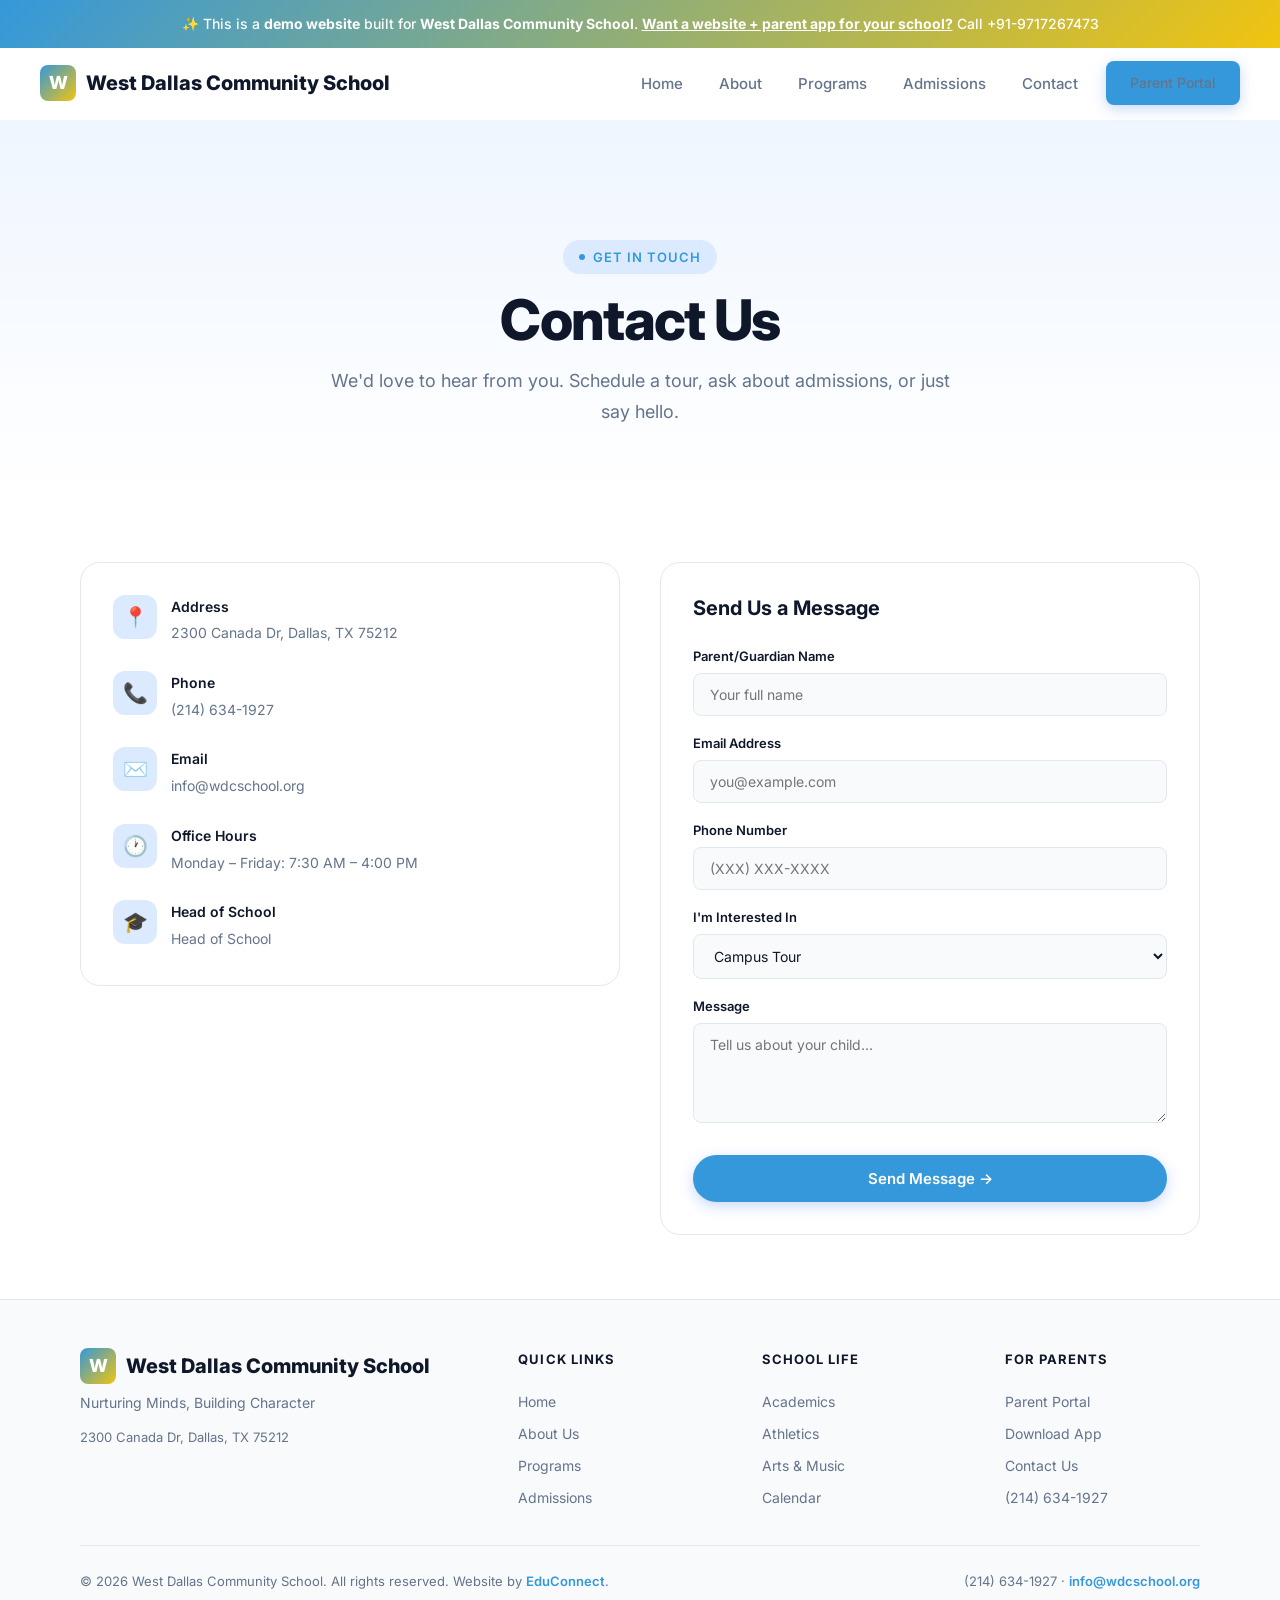
<file: contact.html>
<!DOCTYPE html><html lang="en"><head>
  <meta charset="UTF-8"><meta name="viewport" content="width=device-width,initial-scale=1.0">
  <title>Contact — West Dallas Community School</title>
  <meta name="description" content="Contact — West Dallas Community School, a premier school in Dallas, TX serving Pre-K – 8th Grade.">
  <meta property="og:title" content="Contact — West Dallas Community School"><meta property="og:type" content="website">
  <link rel="preconnect" href="https://fonts.googleapis.com"><link rel="preconnect" href="https://fonts.gstatic.com" crossorigin>
  <link href="https://fonts.googleapis.com/css2?family=Inter:wght@400;500;600;700;800&display=swap" rel="stylesheet">
  <link rel="stylesheet" href="/styles.css"><script src="/main.js" defer></script>
</head><body><div class="demo-banner">
  ✨ This is a <strong>demo website</strong> built for <strong>West Dallas Community School</strong>.
  <a href="mailto:bhupender@myfirststepschool.com">Want a website + parent app for your school?</a> Call +91-9717267473
</div>
<nav class="navbar">
  <a href="/" class="logo"><span class="logo-icon">W</span>West Dallas Community School</a>
  <div class="nav-links">
    <a href="/">Home</a>
    <a href="/about.html">About</a>
    <a href="/programs.html">Programs</a>
    <a href="/admissions.html">Admissions</a>
    <a href="/contact.html">Contact</a>
    <a href="/parents.html" class="btn btn-primary" style="padding:10px 24px;font-size:14px">Parent Portal</a>
  </div>
  <button class="hamburger" aria-label="Toggle menu"><span></span><span></span><span></span></button>
</nav><main>
<section class="page-hero"><div class="container">
  <div class="badge animate-on-scroll mb-4">Get in Touch</div>
  <h1 class="heading-xl animate-on-scroll mb-4">Contact Us</h1>
  <p class="text-lg text-muted max-w-lg mx-auto animate-on-scroll">We'd love to hear from you. Schedule a tour, ask about admissions, or just say hello.</p>
</div></section>
<section class="content-section"><div class="container" style="max-width:1200px"><div class="contact-grid">
  <div>
    <div class="contact-info-card animate-on-scroll mb-8">
      <div class="contact-item"><div class="contact-icon">📍</div><div><h4>Address</h4><p>2300 Canada Dr, Dallas, TX 75212</p></div></div>
      <div class="contact-item"><div class="contact-icon">📞</div><div><h4>Phone</h4><p>(214) 634-1927</p></div></div>
      <div class="contact-item"><div class="contact-icon">✉️</div><div><h4>Email</h4><p>info@wdcschool.org</p></div></div>
      <div class="contact-item"><div class="contact-icon">🕐</div><div><h4>Office Hours</h4><p>Monday – Friday: 7:30 AM – 4:00 PM</p></div></div>
      <div class="contact-item"><div class="contact-icon">🎓</div><div><h4>Head of School</h4><p>Head of School</p></div></div>
    </div>
  </div>
  <div class="contact-form animate-on-scroll">
    <h3 class="heading-sm mb-6">Send Us a Message</h3>
    <form action="mailto:info@wdcschool.org" method="POST" enctype="text/plain">
      <div class="form-group"><label class="form-label">Parent/Guardian Name</label><input type="text" class="form-input" placeholder="Your full name" required></div>
      <div class="form-group"><label class="form-label">Email Address</label><input type="email" class="form-input" placeholder="you@example.com" required></div>
      <div class="form-group"><label class="form-label">Phone Number</label><input type="tel" class="form-input" placeholder="(XXX) XXX-XXXX"></div>
      <div class="form-group"><label class="form-label">I'm Interested In</label>
        <select class="form-input"><option>Campus Tour</option><option>Admissions Inquiry</option><option>Transfer Student</option><option>General Question</option></select>
      </div>
      <div class="form-group"><label class="form-label">Message</label><textarea class="form-textarea" placeholder="Tell us about your child..." rows="4" required></textarea></div>
      <button type="submit" class="btn btn-primary" style="width:100%">Send Message →</button>
    </form>
  </div>
</div></div></section>
</main><footer class="footer">
  <div class="container">
    <div class="footer-grid">
      <div class="footer-brand">
        <div class="logo" style="margin-bottom:8px"><span class="logo-icon">W</span>West Dallas Community School</div>
        <p>Nurturing Minds, Building Character</p>
        <p style="margin-top:12px;font-size:13px">2300 Canada Dr, Dallas, TX 75212</p>
      </div>
      <div class="footer-col"><h4>Quick Links</h4><a href="/">Home</a><a href="/about.html">About Us</a><a href="/programs.html">Programs</a><a href="/admissions.html">Admissions</a></div>
      <div class="footer-col"><h4>School Life</h4><a href="/programs.html">Academics</a><a href="/programs.html">Athletics</a><a href="/programs.html">Arts &amp; Music</a><a href="/contact.html">Calendar</a></div>
      <div class="footer-col"><h4>For Parents</h4><a href="/parents.html">Parent Portal</a><a href="/parents.html">Download App</a><a href="/contact.html">Contact Us</a><a href="tel:(214) 634-1927">(214) 634-1927</a></div>
    </div>
    <div class="footer-bottom">
      <p>&copy; 2026 West Dallas Community School. All rights reserved. Website by <a href="mailto:bhupender@myfirststepschool.com">EduConnect</a>.</p>
      <p>(214) 634-1927 &middot; <a href="mailto:info@wdcschool.org">info@wdcschool.org</a></p>
    </div>
  </div>
</footer></body></html>
</file>
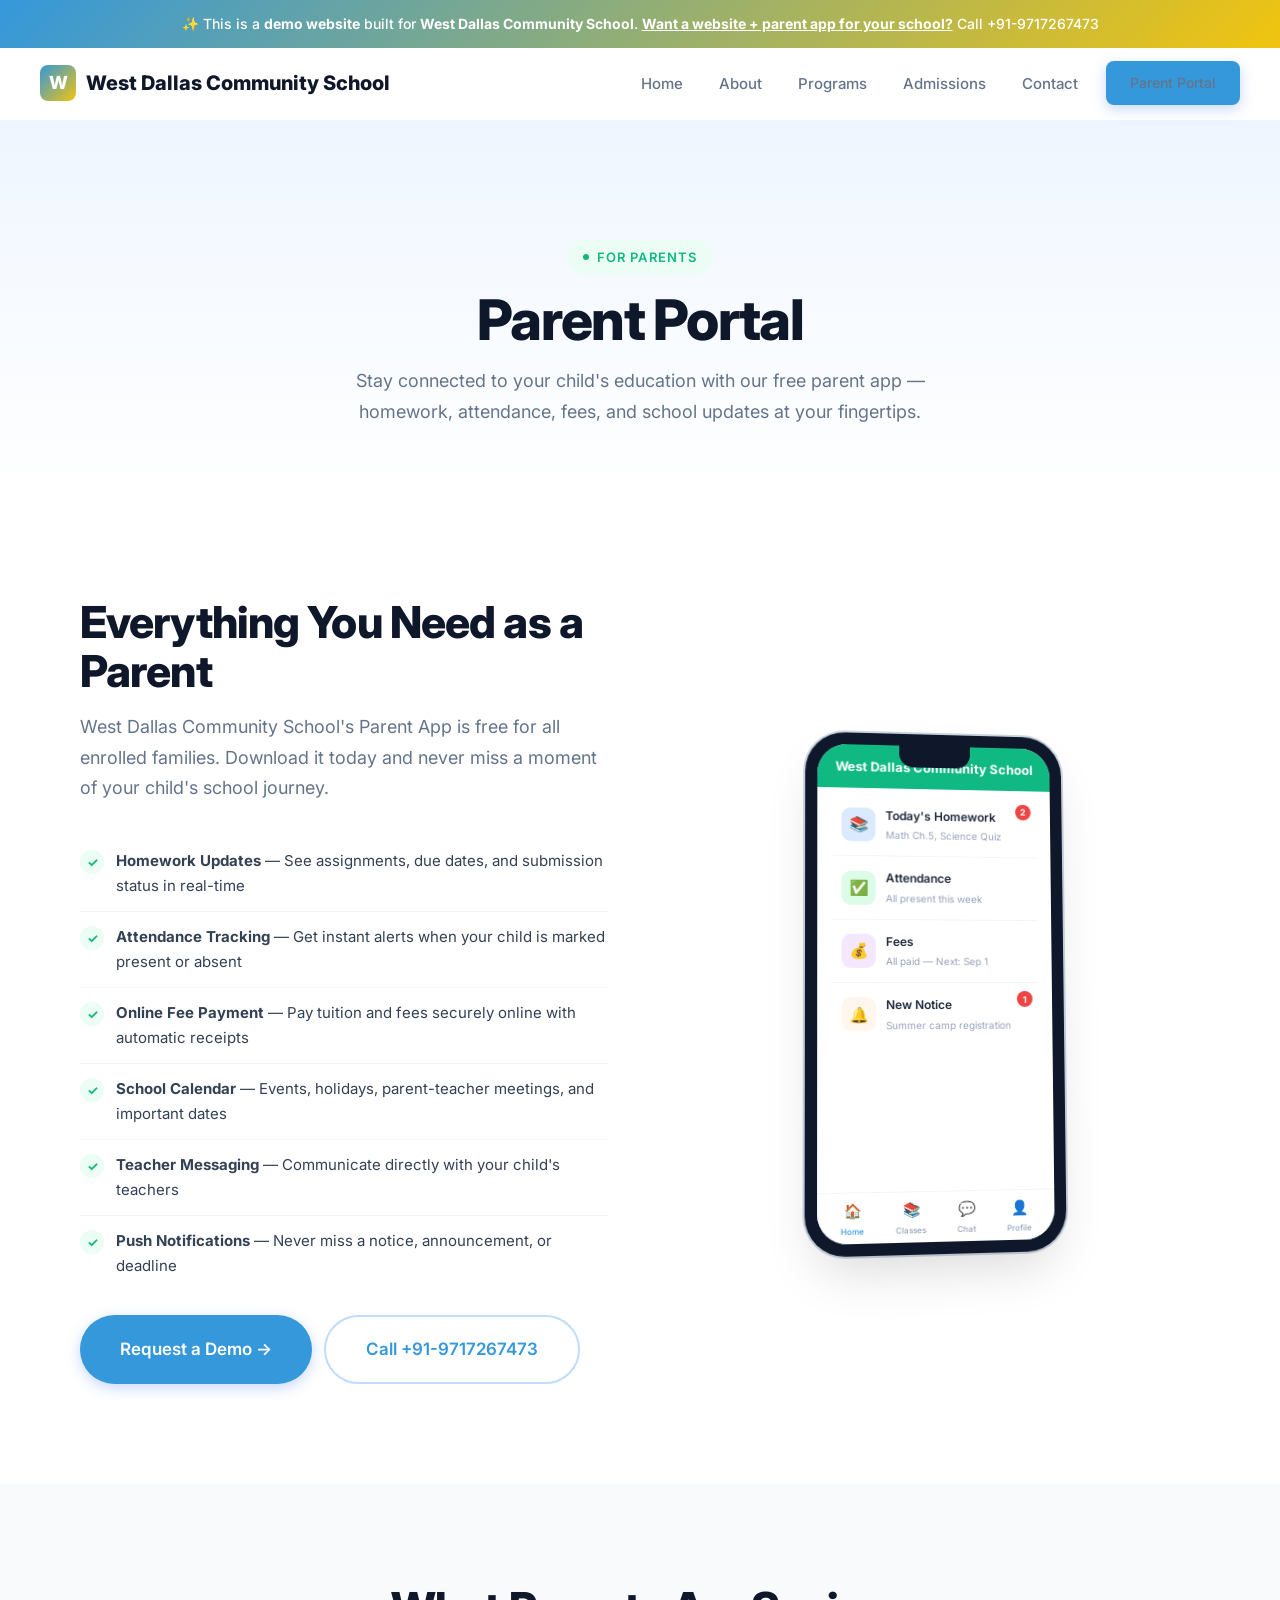
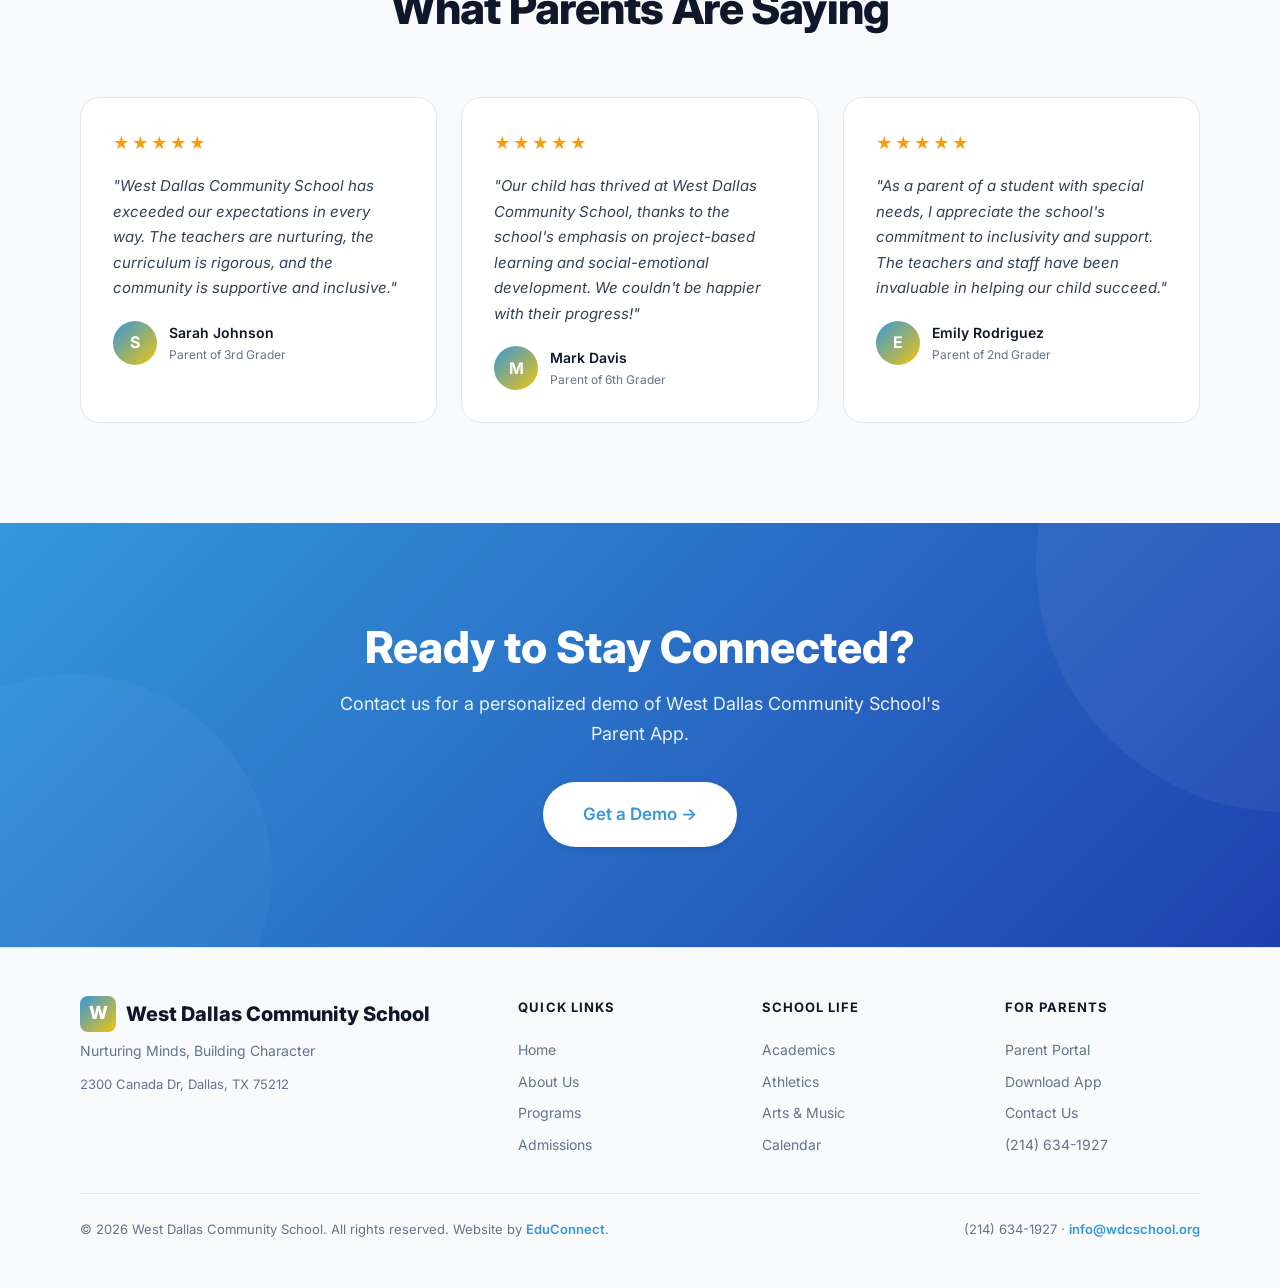
<file: parents.html>
<!DOCTYPE html><html lang="en"><head>
  <meta charset="UTF-8"><meta name="viewport" content="width=device-width,initial-scale=1.0">
  <title>Parent Portal — West Dallas Community School</title>
  <meta name="description" content="Parent Portal — West Dallas Community School, a premier school in Dallas, TX serving Pre-K – 8th Grade.">
  <meta property="og:title" content="Parent Portal — West Dallas Community School"><meta property="og:type" content="website">
  <link rel="preconnect" href="https://fonts.googleapis.com"><link rel="preconnect" href="https://fonts.gstatic.com" crossorigin>
  <link href="https://fonts.googleapis.com/css2?family=Inter:wght@400;500;600;700;800&display=swap" rel="stylesheet">
  <link rel="stylesheet" href="/styles.css"><script src="/main.js" defer></script>
</head><body><div class="demo-banner">
  ✨ This is a <strong>demo website</strong> built for <strong>West Dallas Community School</strong>.
  <a href="mailto:bhupender@myfirststepschool.com">Want a website + parent app for your school?</a> Call +91-9717267473
</div>
<nav class="navbar">
  <a href="/" class="logo"><span class="logo-icon">W</span>West Dallas Community School</a>
  <div class="nav-links">
    <a href="/">Home</a>
    <a href="/about.html">About</a>
    <a href="/programs.html">Programs</a>
    <a href="/admissions.html">Admissions</a>
    <a href="/contact.html">Contact</a>
    <a href="/parents.html" class="btn btn-primary" style="padding:10px 24px;font-size:14px">Parent Portal</a>
  </div>
  <button class="hamburger" aria-label="Toggle menu"><span></span><span></span><span></span></button>
</nav><main>
<section class="page-hero"><div class="container">
  <div class="badge accent animate-on-scroll mb-4">For Parents</div>
  <h1 class="heading-xl animate-on-scroll mb-4">Parent Portal</h1>
  <p class="text-lg text-muted max-w-lg mx-auto animate-on-scroll">Stay connected to your child's education with our free parent app — homework, attendance, fees, and school updates at your fingertips.</p>
</div></section>
<section class="portal-section section-padding"><div class="container"><div class="portal-grid">
  <div>
    <h2 class="heading-lg animate-on-scroll mb-4">Everything You Need as a Parent</h2>
    <p class="text-lg text-muted animate-on-scroll mb-8">West Dallas Community School's Parent App is free for all enrolled families. Download it today and never miss a moment of your child's school journey.</p>
    <ul class="portal-features animate-on-scroll">
      <li><span class="pf-icon">✓</span><div><strong>Homework Updates</strong> — See assignments, due dates, and submission status in real-time</div></li>
      <li><span class="pf-icon">✓</span><div><strong>Attendance Tracking</strong> — Get instant alerts when your child is marked present or absent</div></li>
      <li><span class="pf-icon">✓</span><div><strong>Online Fee Payment</strong> — Pay tuition and fees securely online with automatic receipts</div></li>
      <li><span class="pf-icon">✓</span><div><strong>School Calendar</strong> — Events, holidays, parent-teacher meetings, and important dates</div></li>
      <li><span class="pf-icon">✓</span><div><strong>Teacher Messaging</strong> — Communicate directly with your child's teachers</div></li>
      <li><span class="pf-icon">✓</span><div><strong>Push Notifications</strong> — Never miss a notice, announcement, or deadline</div></li>
    </ul>
    <div class="animate-on-scroll" style="display:flex;gap:12px;flex-wrap:wrap;margin-top:24px">
      <a href="mailto:bhupender@myfirststepschool.com?subject=Parent App Demo" class="btn btn-primary btn-lg">Request a Demo →</a>
      <a href="tel:+919717267473" class="btn btn-outline btn-lg">Call +91-9717267473</a>
    </div>
  </div>
  <div class="animate-on-scroll" style="display:flex;justify-content:center">
    <div class="phone-mockup" style="transform:perspective(1000px) rotateY(6deg) rotateX(3deg)"><div class="phone-screen">
      <div class="phone-status-bar" style="background:var(--accent)">West Dallas Community School</div>
      <div class="phone-screen-content">
        <div class="phone-nav-item"><div class="phone-nav-icon blue">📚</div><div><div class="phone-nav-label">Today's Homework</div><div class="phone-nav-sub">Math Ch.5, Science Quiz</div></div><div class="phone-badge">2</div></div>
        <div class="phone-nav-item"><div class="phone-nav-icon green">✅</div><div><div class="phone-nav-label">Attendance</div><div class="phone-nav-sub">All present this week</div></div></div>
        <div class="phone-nav-item"><div class="phone-nav-icon purple">💰</div><div><div class="phone-nav-label">Fees</div><div class="phone-nav-sub">All paid — Next: Sep 1</div></div></div>
        <div class="phone-nav-item"><div class="phone-nav-icon orange">🔔</div><div><div class="phone-nav-label">New Notice</div><div class="phone-nav-sub">Summer camp registration</div></div><div class="phone-badge">1</div></div>
      </div>
      <div class="phone-bottom-bar">
        <div class="phone-tab active"><div style="font-size:14px">🏠</div>Home</div>
        <div class="phone-tab"><div style="font-size:14px">📚</div>Classes</div>
        <div class="phone-tab"><div style="font-size:14px">💬</div>Chat</div>
        <div class="phone-tab"><div style="font-size:14px">👤</div>Profile</div>
      </div>
    </div></div>
  </div>
</div></div></section>
<section class="testimonials-section section-padding"><div class="container">
  <div class="text-center mb-16"><h2 class="heading-lg animate-on-scroll mb-4">What Parents Are Saying</h2></div>
  <div class="testimonials-grid">
      <div class="testimonial-card animate-on-scroll stagger-1">
        <div class="stars"><span class="star">★</span><span class="star">★</span><span class="star">★</span><span class="star">★</span><span class="star">★</span></div>
        <p class="testimonial-text">"West Dallas Community School has exceeded our expectations in every way. The teachers are nurturing, the curriculum is rigorous, and the community is supportive and inclusive."</p>
        <div class="testimonial-author"><div class="author-avatar">S</div>
        <div class="author-info"><div class="author-name">Sarah Johnson</div><div class="author-role">Parent of 3rd Grader</div></div></div>
      </div>
      <div class="testimonial-card animate-on-scroll stagger-2">
        <div class="stars"><span class="star">★</span><span class="star">★</span><span class="star">★</span><span class="star">★</span><span class="star">★</span></div>
        <p class="testimonial-text">"Our child has thrived at West Dallas Community School, thanks to the school's emphasis on project-based learning and social-emotional development. We couldn't be happier with their progress!"</p>
        <div class="testimonial-author"><div class="author-avatar">M</div>
        <div class="author-info"><div class="author-name">Mark Davis</div><div class="author-role">Parent of 6th Grader</div></div></div>
      </div>
      <div class="testimonial-card animate-on-scroll stagger-3">
        <div class="stars"><span class="star">★</span><span class="star">★</span><span class="star">★</span><span class="star">★</span><span class="star">★</span></div>
        <p class="testimonial-text">"As a parent of a student with special needs, I appreciate the school's commitment to inclusivity and support. The teachers and staff have been invaluable in helping our child succeed."</p>
        <div class="testimonial-author"><div class="author-avatar">E</div>
        <div class="author-info"><div class="author-name">Emily Rodriguez</div><div class="author-role">Parent of 2nd Grader</div></div></div>
      </div></div>
</div></section>
<section class="cta-section"><div class="container"><div class="cta-content animate-on-scroll">
  <h2>Ready to Stay Connected?</h2>
  <p>Contact us for a personalized demo of West Dallas Community School's Parent App.</p>
  <div class="cta-actions"><a href="mailto:bhupender@myfirststepschool.com?subject=Demo Request" class="btn btn-white btn-lg">Get a Demo →</a></div>
</div></div></section>
</main><footer class="footer">
  <div class="container">
    <div class="footer-grid">
      <div class="footer-brand">
        <div class="logo" style="margin-bottom:8px"><span class="logo-icon">W</span>West Dallas Community School</div>
        <p>Nurturing Minds, Building Character</p>
        <p style="margin-top:12px;font-size:13px">2300 Canada Dr, Dallas, TX 75212</p>
      </div>
      <div class="footer-col"><h4>Quick Links</h4><a href="/">Home</a><a href="/about.html">About Us</a><a href="/programs.html">Programs</a><a href="/admissions.html">Admissions</a></div>
      <div class="footer-col"><h4>School Life</h4><a href="/programs.html">Academics</a><a href="/programs.html">Athletics</a><a href="/programs.html">Arts &amp; Music</a><a href="/contact.html">Calendar</a></div>
      <div class="footer-col"><h4>For Parents</h4><a href="/parents.html">Parent Portal</a><a href="/parents.html">Download App</a><a href="/contact.html">Contact Us</a><a href="tel:(214) 634-1927">(214) 634-1927</a></div>
    </div>
    <div class="footer-bottom">
      <p>&copy; 2026 West Dallas Community School. All rights reserved. Website by <a href="mailto:bhupender@myfirststepschool.com">EduConnect</a>.</p>
      <p>(214) 634-1927 &middot; <a href="mailto:info@wdcschool.org">info@wdcschool.org</a></p>
    </div>
  </div>
</footer></body></html>
</file>
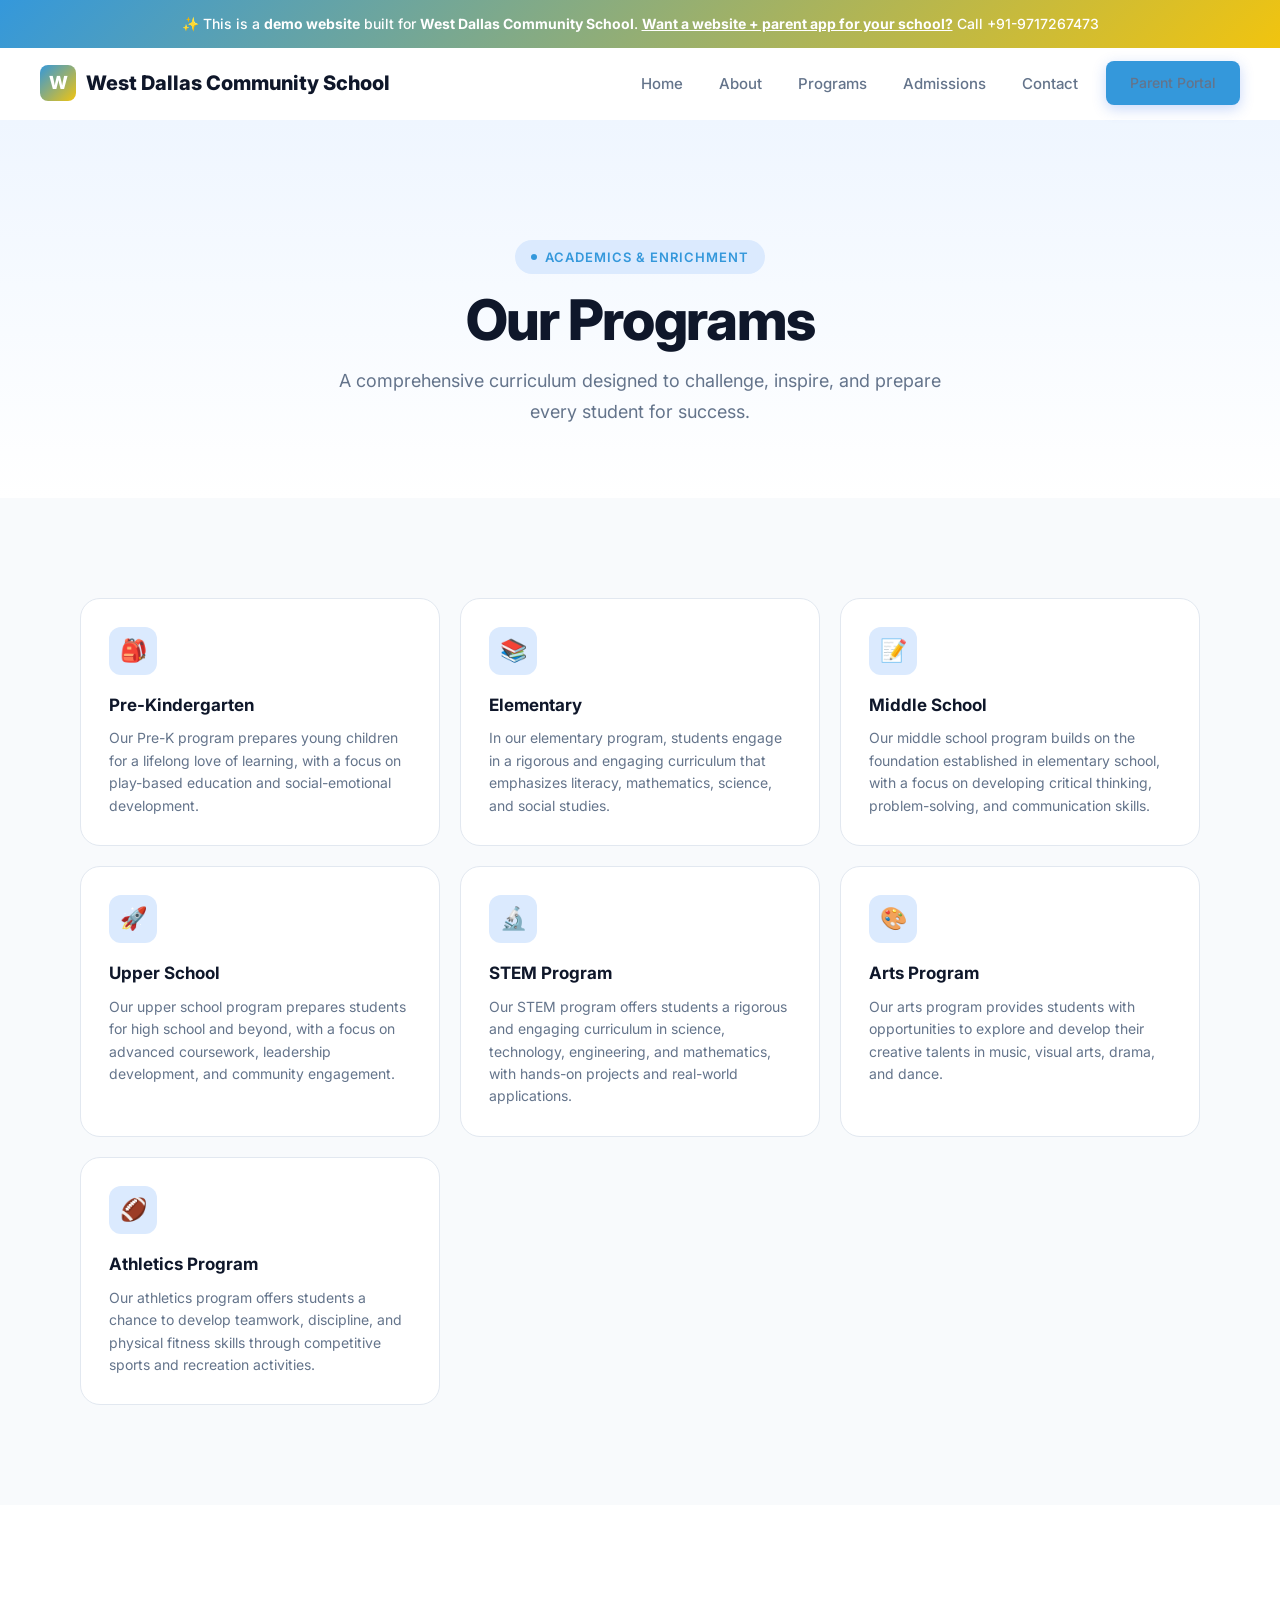
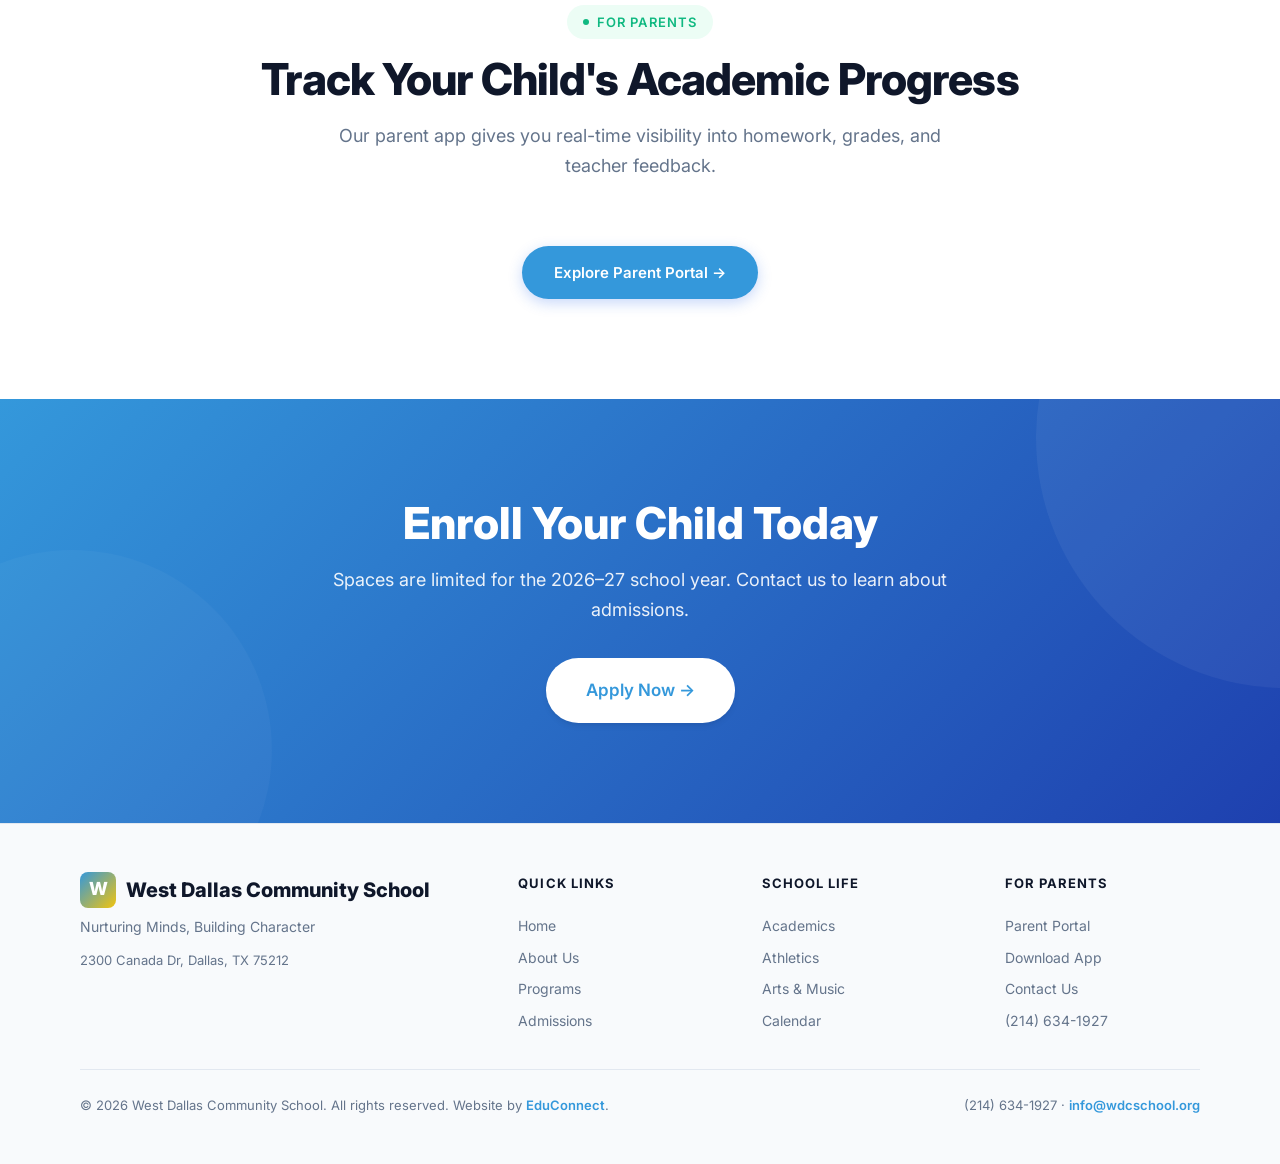
<file: programs.html>
<!DOCTYPE html><html lang="en"><head>
  <meta charset="UTF-8"><meta name="viewport" content="width=device-width,initial-scale=1.0">
  <title>Programs — West Dallas Community School</title>
  <meta name="description" content="Programs — West Dallas Community School, a premier school in Dallas, TX serving Pre-K – 8th Grade.">
  <meta property="og:title" content="Programs — West Dallas Community School"><meta property="og:type" content="website">
  <link rel="preconnect" href="https://fonts.googleapis.com"><link rel="preconnect" href="https://fonts.gstatic.com" crossorigin>
  <link href="https://fonts.googleapis.com/css2?family=Inter:wght@400;500;600;700;800&display=swap" rel="stylesheet">
  <link rel="stylesheet" href="/styles.css"><script src="/main.js" defer></script>
</head><body><div class="demo-banner">
  ✨ This is a <strong>demo website</strong> built for <strong>West Dallas Community School</strong>.
  <a href="mailto:bhupender@myfirststepschool.com">Want a website + parent app for your school?</a> Call +91-9717267473
</div>
<nav class="navbar">
  <a href="/" class="logo"><span class="logo-icon">W</span>West Dallas Community School</a>
  <div class="nav-links">
    <a href="/">Home</a>
    <a href="/about.html">About</a>
    <a href="/programs.html">Programs</a>
    <a href="/admissions.html">Admissions</a>
    <a href="/contact.html">Contact</a>
    <a href="/parents.html" class="btn btn-primary" style="padding:10px 24px;font-size:14px">Parent Portal</a>
  </div>
  <button class="hamburger" aria-label="Toggle menu"><span></span><span></span><span></span></button>
</nav><main>
<section class="page-hero"><div class="container">
  <div class="badge animate-on-scroll mb-4">Academics &amp; Enrichment</div>
  <h1 class="heading-xl animate-on-scroll mb-4">Our Programs</h1>
  <p class="text-lg text-muted max-w-lg mx-auto animate-on-scroll">A comprehensive curriculum designed to challenge, inspire, and prepare every student for success.</p>
</div></section>
<section class="section-padding" style="background:var(--bg-alt)"><div class="container">
  <div class="programs-grid">
      <div class="program-card animate-on-scroll stagger-1">
        <div class="program-icon">🎒</div><h3>Pre-Kindergarten</h3><p>Our Pre-K program prepares young children for a lifelong love of learning, with a focus on play-based education and social-emotional development.</p>
      </div>
      <div class="program-card animate-on-scroll stagger-2">
        <div class="program-icon">📚</div><h3>Elementary</h3><p>In our elementary program, students engage in a rigorous and engaging curriculum that emphasizes literacy, mathematics, science, and social studies.</p>
      </div>
      <div class="program-card animate-on-scroll stagger-3">
        <div class="program-icon">📝</div><h3>Middle School</h3><p>Our middle school program builds on the foundation established in elementary school, with a focus on developing critical thinking, problem-solving, and communication skills.</p>
      </div>
      <div class="program-card animate-on-scroll stagger-4">
        <div class="program-icon">🚀</div><h3>Upper School</h3><p>Our upper school program prepares students for high school and beyond, with a focus on advanced coursework, leadership development, and community engagement.</p>
      </div>
      <div class="program-card animate-on-scroll stagger-5">
        <div class="program-icon">🔬</div><h3>STEM Program</h3><p>Our STEM program offers students a rigorous and engaging curriculum in science, technology, engineering, and mathematics, with hands-on projects and real-world applications.</p>
      </div>
      <div class="program-card animate-on-scroll stagger-6">
        <div class="program-icon">🎨</div><h3>Arts Program</h3><p>Our arts program provides students with opportunities to explore and develop their creative talents in music, visual arts, drama, and dance.</p>
      </div>
      <div class="program-card animate-on-scroll stagger-7">
        <div class="program-icon">🏈</div><h3>Athletics Program</h3><p>Our athletics program offers students a chance to develop teamwork, discipline, and physical fitness skills through competitive sports and recreation activities.</p>
      </div></div>
</div></section>
<section class="portal-section section-padding"><div class="container">
  <div class="text-center mb-16">
    <div class="badge accent animate-on-scroll mb-4">For Parents</div>
    <h2 class="heading-lg animate-on-scroll mb-4">Track Your Child's Academic Progress</h2>
    <p class="text-lg text-muted max-w-lg mx-auto animate-on-scroll">Our parent app gives you real-time visibility into homework, grades, and teacher feedback.</p>
  </div>
  <div class="text-center animate-on-scroll"><a href="/parents.html" class="btn btn-primary">Explore Parent Portal →</a></div>
</div></section>
<section class="cta-section"><div class="container"><div class="cta-content animate-on-scroll">
  <h2>Enroll Your Child Today</h2>
  <p>Spaces are limited for the 2026–27 school year. Contact us to learn about admissions.</p>
  <div class="cta-actions"><a href="/admissions.html" class="btn btn-white btn-lg">Apply Now →</a></div>
</div></div></section>
</main><footer class="footer">
  <div class="container">
    <div class="footer-grid">
      <div class="footer-brand">
        <div class="logo" style="margin-bottom:8px"><span class="logo-icon">W</span>West Dallas Community School</div>
        <p>Nurturing Minds, Building Character</p>
        <p style="margin-top:12px;font-size:13px">2300 Canada Dr, Dallas, TX 75212</p>
      </div>
      <div class="footer-col"><h4>Quick Links</h4><a href="/">Home</a><a href="/about.html">About Us</a><a href="/programs.html">Programs</a><a href="/admissions.html">Admissions</a></div>
      <div class="footer-col"><h4>School Life</h4><a href="/programs.html">Academics</a><a href="/programs.html">Athletics</a><a href="/programs.html">Arts &amp; Music</a><a href="/contact.html">Calendar</a></div>
      <div class="footer-col"><h4>For Parents</h4><a href="/parents.html">Parent Portal</a><a href="/parents.html">Download App</a><a href="/contact.html">Contact Us</a><a href="tel:(214) 634-1927">(214) 634-1927</a></div>
    </div>
    <div class="footer-bottom">
      <p>&copy; 2026 West Dallas Community School. All rights reserved. Website by <a href="mailto:bhupender@myfirststepschool.com">EduConnect</a>.</p>
      <p>(214) 634-1927 &middot; <a href="mailto:info@wdcschool.org">info@wdcschool.org</a></p>
    </div>
  </div>
</footer></body></html>
</file>
<file: styles.css>
/* ===== DESIGN SYSTEM — LIGHT PROFESSIONAL ===== */
:root{
  --primary:#3498db;--primary-50:#eff6ff;--primary-100:#dbeafe;--primary-200:#bfdbfe;
  --primary-500:#3498db;--primary-600:#1d4ed8;--primary-700:#1e40af;
  --secondary:#f1c40f;--accent:#10b981;--accent-50:#ecfdf5;
  --white:#fff;--gray-50:#f8fafc;--gray-100:#f1f5f9;--gray-200:#e2e8f0;--gray-300:#cbd5e1;
  --gray-400:#94a3b8;--gray-500:#64748b;--gray-600:#475569;--gray-700:#334155;
  --gray-800:#1e293b;--gray-900:#0f172a;
  --bg:var(--white);--bg-alt:var(--gray-50);--text:var(--gray-700);
  --text-heading:var(--gray-900);--text-muted:var(--gray-500);--border:var(--gray-200);
  --shadow-sm:0 1px 3px rgba(0,0,0,.06),0 1px 2px rgba(0,0,0,.04);
  --shadow-md:0 4px 6px -1px rgba(0,0,0,.07),0 2px 4px -2px rgba(0,0,0,.05);
  --shadow-lg:0 10px 15px -3px rgba(0,0,0,.08),0 4px 6px -4px rgba(0,0,0,.04);
  --shadow-xl:0 20px 25px -5px rgba(0,0,0,.08),0 8px 10px -6px rgba(0,0,0,.04);
  --shadow-2xl:0 25px 50px -12px rgba(0,0,0,.15);
  --shadow-primary:0 4px 14px rgba(37,99,235,.25);
  --radius-sm:8px;--radius-md:12px;--radius-lg:16px;--radius-xl:20px;--radius-2xl:24px;--radius-full:9999px;
  --font:'Inter',-apple-system,BlinkMacSystemFont,'Segoe UI',sans-serif;
}
*,*::before,*::after{margin:0;padding:0;box-sizing:border-box}
html{scroll-behavior:smooth;-webkit-font-smoothing:antialiased}
body{font-family:var(--font);background:var(--bg);color:var(--text);line-height:1.7;overflow-x:hidden;font-size:16px}
a{color:inherit;text-decoration:none}img{max-width:100%;display:block}button{font-family:inherit;cursor:pointer}
.container{max-width:1200px;margin:0 auto;padding:0 24px}
@media(min-width:768px){.container{padding:0 40px}}
.section-padding{padding:80px 0}
@media(min-width:768px){.section-padding{padding:100px 0}}
.badge{display:inline-flex;align-items:center;gap:8px;padding:6px 16px;font-size:13px;font-weight:600;text-transform:uppercase;letter-spacing:.08em;border-radius:var(--radius-full);background:var(--primary-100);color:var(--primary)}
.badge::before{content:'';width:6px;height:6px;border-radius:50%;background:var(--primary);animation:pulse 2s infinite}
.badge.accent{background:var(--accent-50);color:var(--accent)}.badge.accent::before{background:var(--accent)}
.heading-xl{font-size:clamp(32px,5vw,56px);font-weight:800;line-height:1.08;letter-spacing:-.03em;color:var(--text-heading)}
.heading-lg{font-size:clamp(28px,4vw,44px);font-weight:800;line-height:1.12;letter-spacing:-.02em;color:var(--text-heading)}
.heading-md{font-size:clamp(22px,3vw,32px);font-weight:700;line-height:1.2;color:var(--text-heading)}
.heading-sm{font-size:20px;font-weight:700;line-height:1.3;color:var(--text-heading)}
.text-lg{font-size:18px;line-height:1.7;color:var(--text)}
.text-base{font-size:16px;line-height:1.7;color:var(--text)}
.text-sm{font-size:14px;line-height:1.6;color:var(--text-muted)}
.text-center{text-align:center}.text-muted{color:var(--text-muted)}
.gradient-text{background:linear-gradient(135deg,var(--primary),var(--secondary));-webkit-background-clip:text;-webkit-text-fill-color:transparent;background-clip:text}
.max-w-lg{max-width:640px}.mx-auto{margin-left:auto;margin-right:auto}
.mb-4{margin-bottom:16px}.mb-6{margin-bottom:24px}.mb-8{margin-bottom:32px}
.mb-12{margin-bottom:48px}.mb-16{margin-bottom:64px}
.btn{display:inline-flex;align-items:center;justify-content:center;gap:8px;padding:14px 32px;font-size:15px;font-weight:600;border-radius:var(--radius-full);border:none;cursor:pointer;transition:all .25s cubic-bezier(.4,0,.2,1);text-decoration:none;white-space:nowrap}
.btn-primary{background:var(--primary);color:var(--white);box-shadow:var(--shadow-primary)}
.btn-primary:hover{background:var(--primary-600);transform:translateY(-2px);box-shadow:0 8px 24px rgba(37,99,235,.3)}
.btn-lg{padding:18px 40px;font-size:17px}
.btn-outline{background:transparent;color:var(--primary);border:2px solid var(--primary-200)}
.btn-outline:hover{background:var(--primary-50);border-color:var(--primary);transform:translateY(-2px)}
.btn-white{background:var(--white);color:var(--primary);box-shadow:var(--shadow-md)}
.btn-white:hover{transform:translateY(-2px);box-shadow:var(--shadow-lg)}
.demo-banner{background:linear-gradient(135deg,var(--primary),var(--secondary));color:var(--white);text-align:center;padding:12px 24px;font-size:14px;font-weight:500;position:relative;z-index:200}
.demo-banner strong{font-weight:700}.demo-banner a{color:var(--white);text-decoration:underline;font-weight:700}
.navbar{position:sticky;top:0;z-index:100;display:flex;justify-content:space-between;align-items:center;padding:0 24px;height:72px;background:rgba(255,255,255,.92);backdrop-filter:blur(20px) saturate(180%);border-bottom:1px solid transparent;transition:all .3s ease}
@media(min-width:768px){.navbar{padding:0 40px}}
.navbar.scrolled{border-bottom-color:var(--border);box-shadow:var(--shadow-sm)}
.logo{display:flex;align-items:center;gap:10px;font-size:18px;font-weight:800;color:var(--text-heading)}
@media(min-width:768px){.logo{font-size:20px}}
.logo-icon{width:36px;height:36px;border-radius:var(--radius-sm);background:linear-gradient(135deg,var(--primary),var(--secondary));display:flex;align-items:center;justify-content:center;color:white;font-size:18px;font-weight:800}
.nav-links{display:flex;gap:4px;align-items:center}
.nav-links a{padding:8px 16px;font-size:15px;font-weight:500;color:var(--text-muted);border-radius:var(--radius-sm);transition:all .2s ease}
.nav-links a:hover{color:var(--text-heading);background:var(--gray-50)}
.nav-links .btn{margin-left:8px}
.hamburger{display:none;background:none;border:none;padding:8px;min-height:44px;min-width:44px;flex-direction:column;justify-content:center;align-items:center}
.hamburger span{display:block;width:22px;height:2px;background:var(--gray-700);margin:3px 0;transition:all .3s ease;border-radius:2px}
.hamburger.active span:nth-child(1){transform:rotate(45deg) translate(4px,4px)}
.hamburger.active span:nth-child(2){opacity:0}
.hamburger.active span:nth-child(3){transform:rotate(-45deg) translate(4px,-4px)}
@media(max-width:768px){.hamburger{display:flex}.nav-links{display:none;position:fixed;top:72px;left:0;right:0;bottom:0;background:var(--white);flex-direction:column;align-items:center;justify-content:center;gap:16px;z-index:200}.nav-links.open{display:flex}.nav-links a{font-size:18px;padding:12px 24px}}
.hero{position:relative;overflow:hidden;background:linear-gradient(180deg,var(--primary-50) 0%,var(--white) 100%)}
.hero-inner{display:grid;grid-template-columns:1fr;gap:48px;align-items:center;padding:60px 0 80px}
@media(min-width:1024px){.hero-inner{grid-template-columns:1fr 1fr;gap:64px;padding:80px 0 100px}}
.hero-content{max-width:560px}
@media(max-width:1023px){.hero-content{text-align:center;margin:0 auto}}
.hero-actions{display:flex;gap:12px;flex-wrap:wrap}
@media(max-width:1023px){.hero-actions{justify-content:center}}
.hero-visual{display:flex;justify-content:center;align-items:center;position:relative}
.school-illustration{position:relative;width:100%;max-width:480px;aspect-ratio:4/3;border-radius:var(--radius-2xl);overflow:hidden;background:linear-gradient(135deg,var(--primary-100),var(--primary-50));border:1px solid var(--primary-200);box-shadow:var(--shadow-xl)}
.school-illustration-inner{width:100%;height:100%;display:flex;flex-direction:column;align-items:center;justify-content:center;gap:16px;padding:32px}
.school-building{font-size:80px;line-height:1}
.school-illustration h3{font-size:18px;font-weight:700;color:var(--primary-700);text-align:center}
.school-illustration p{font-size:13px;color:var(--primary-600);text-align:center;font-weight:500}
.hero-info-cards{display:flex;gap:12px;flex-wrap:wrap;margin-top:20px}
@media(max-width:1023px){.hero-info-cards{justify-content:center}}
.info-chip{display:flex;align-items:center;gap:6px;padding:8px 16px;background:var(--white);border:1px solid var(--border);border-radius:var(--radius-full);font-size:13px;font-weight:500;color:var(--gray-600);box-shadow:var(--shadow-sm)}
.info-chip .ic-icon{font-size:16px}
.float-card{position:absolute;background:var(--white);border-radius:var(--radius-lg);box-shadow:var(--shadow-xl);padding:14px 18px;display:flex;align-items:center;gap:10px;font-size:13px;font-weight:600;color:var(--gray-800);animation:float-gentle 4s ease-in-out infinite;z-index:5;white-space:nowrap}
.float-card.card-1{top:10%;right:-20px;animation-delay:0s}
.float-card.card-2{bottom:20%;left:-30px;animation-delay:1.5s}
.float-card.card-3{top:55%;right:-30px;animation-delay:3s}
.float-card .fc-icon{width:32px;height:32px;border-radius:8px;display:flex;align-items:center;justify-content:center;font-size:15px}
.float-card .fc-icon.green{background:#dcfce7;color:#16a34a}
.float-card .fc-icon.blue{background:var(--primary-100);color:var(--primary)}
.float-card .fc-icon.purple{background:#f3e8ff;color:#9333ea}
.welcome-section{background:var(--white)}
.welcome-grid{display:grid;grid-template-columns:1fr;gap:40px;align-items:center}
@media(min-width:768px){.welcome-grid{grid-template-columns:auto 1fr;gap:48px}}
.principal-card{display:flex;flex-direction:column;align-items:center;text-align:center;gap:16px}
.principal-avatar{width:120px;height:120px;border-radius:50%;background:linear-gradient(135deg,var(--primary),var(--secondary));display:flex;align-items:center;justify-content:center;font-size:48px;color:white;box-shadow:var(--shadow-lg)}
.principal-name{font-size:16px;font-weight:700;color:var(--text-heading)}
.principal-title{font-size:13px;color:var(--text-muted)}
.welcome-text blockquote{font-size:18px;font-style:italic;color:var(--text);line-height:1.8;border-left:4px solid var(--primary);padding-left:24px;margin-bottom:20px}
.welcome-text p{font-size:15px;color:var(--text-muted);line-height:1.7}
.features-section{background:var(--bg-alt)}
.features-grid{display:grid;grid-template-columns:1fr;gap:20px}
@media(min-width:640px){.features-grid{grid-template-columns:repeat(2,1fr)}}
@media(min-width:1024px){.features-grid{grid-template-columns:repeat(3,1fr)}}
.feature-card{position:relative;padding:32px;border-radius:var(--radius-xl);background:var(--white);border:1px solid var(--border);transition:all .3s ease;overflow:hidden}
.feature-card:hover{transform:translateY(-4px);box-shadow:var(--shadow-lg);border-color:var(--primary-200)}
.feature-icon{width:52px;height:52px;border-radius:var(--radius-md);background:var(--primary-100);display:flex;align-items:center;justify-content:center;margin-bottom:20px;font-size:24px;transition:transform .3s ease}
.feature-card:hover .feature-icon{transform:scale(1.1)}
.feature-card h3{font-size:18px;font-weight:700;color:var(--text-heading);margin-bottom:8px}
.feature-card p{font-size:14px;color:var(--text-muted);line-height:1.6}
.programs-section{background:var(--white)}
.programs-grid{display:grid;grid-template-columns:1fr;gap:20px}
@media(min-width:640px){.programs-grid{grid-template-columns:repeat(2,1fr)}}
@media(min-width:1024px){.programs-grid{grid-template-columns:repeat(3,1fr)}}
.program-card{padding:28px;border-radius:var(--radius-xl);background:var(--white);border:1px solid var(--border);transition:all .3s ease;position:relative;overflow:hidden}
.program-card::before{content:'';position:absolute;top:0;left:0;right:0;height:3px;background:linear-gradient(90deg,var(--primary),var(--secondary));transform:scaleX(0);transform-origin:left;transition:transform .3s ease}
.program-card:hover{transform:translateY(-4px);box-shadow:var(--shadow-lg);border-color:var(--primary-200)}
.program-card:hover::before{transform:scaleX(1)}
.program-icon{width:48px;height:48px;border-radius:var(--radius-md);background:var(--primary-100);display:flex;align-items:center;justify-content:center;margin-bottom:16px;font-size:22px}
.program-card h3{font-size:17px;font-weight:700;color:var(--text-heading);margin-bottom:8px}
.program-card p{font-size:14px;color:var(--text-muted);line-height:1.6}
.stats-section{background:linear-gradient(135deg,var(--primary),var(--primary-700));color:var(--white);padding:64px 0}
.stats-grid{display:grid;grid-template-columns:repeat(2,1fr);gap:32px;text-align:center}
@media(min-width:768px){.stats-grid{grid-template-columns:repeat(4,1fr)}}
.stat-value{font-size:clamp(32px,4vw,48px);font-weight:800;line-height:1}
.stat-label{font-size:14px;opacity:.8;margin-top:8px;font-weight:500}
.events-section{background:var(--bg-alt)}
.events-grid{display:grid;grid-template-columns:1fr;gap:16px;max-width:800px;margin:0 auto}
@media(min-width:640px){.events-grid{grid-template-columns:repeat(2,1fr)}}
.event-card{display:flex;gap:16px;padding:24px;border-radius:var(--radius-xl);background:var(--white);border:1px solid var(--border);transition:all .3s ease}
.event-card:hover{box-shadow:var(--shadow-md);border-color:var(--primary-200)}
.event-date{min-width:56px;text-align:center;padding:8px;border-radius:var(--radius-md);background:var(--primary-100)}
.event-date .month{font-size:11px;font-weight:700;text-transform:uppercase;color:var(--primary);letter-spacing:.05em}
.event-date .day{font-size:24px;font-weight:800;color:var(--primary-700);line-height:1.2}
.event-info h4{font-size:15px;font-weight:700;color:var(--text-heading);margin-bottom:4px}
.event-info p{font-size:13px;color:var(--text-muted);line-height:1.5}
.portal-section{background:var(--white)}
.portal-grid{display:grid;grid-template-columns:1fr;gap:48px;align-items:center}
@media(min-width:1024px){.portal-grid{grid-template-columns:1fr 1fr;gap:64px}}
.phone-mockup{position:relative;width:260px;height:520px;background:var(--gray-900);border-radius:40px;padding:12px;box-shadow:var(--shadow-2xl),0 0 0 2px var(--gray-300);margin:0 auto;transform:perspective(1000px) rotateY(-6deg) rotateX(3deg)}
.phone-mockup::before{content:'';position:absolute;top:12px;left:50%;transform:translateX(-50%);width:72px;height:22px;background:var(--gray-900);border-radius:0 0 14px 14px;z-index:10}
.phone-screen{width:100%;height:100%;background:var(--white);border-radius:30px;overflow:hidden;position:relative}
.phone-screen-content{padding:50px 14px 14px;font-size:12px;color:var(--gray-700)}
.phone-status-bar{position:absolute;top:0;left:0;right:0;height:44px;background:var(--primary);display:flex;align-items:center;justify-content:center;color:white;font-weight:700;font-size:13px;border-radius:18px 18px 0 0}
.phone-nav-item{display:flex;align-items:center;gap:10px;padding:12px 10px;border-bottom:1px solid var(--gray-100);position:relative}
.phone-nav-item:last-child{border-bottom:none}
.phone-nav-icon{width:34px;height:34px;border-radius:9px;display:flex;align-items:center;justify-content:center;font-size:15px;flex-shrink:0}
.phone-nav-icon.blue{background:var(--primary-100);color:var(--primary)}
.phone-nav-icon.green{background:#dcfce7;color:#16a34a}
.phone-nav-icon.purple{background:#f3e8ff;color:#9333ea}
.phone-nav-icon.orange{background:#fff7ed;color:#ea580c}
.phone-nav-label{font-weight:600;font-size:12px;color:var(--gray-800)}
.phone-nav-sub{font-size:10px;color:var(--gray-400);margin-top:1px}
.phone-badge{position:absolute;top:8px;right:6px;min-width:16px;height:16px;border-radius:8px;background:#ef4444;color:white;font-size:9px;font-weight:700;display:flex;align-items:center;justify-content:center;padding:0 4px}
.phone-bottom-bar{position:absolute;bottom:0;left:0;right:0;height:50px;background:var(--white);border-top:1px solid var(--gray-100);display:flex;align-items:center;justify-content:space-around;padding:0 8px;border-radius:0 0 18px 18px}
.phone-tab{display:flex;flex-direction:column;align-items:center;gap:2px;font-size:8px;color:var(--gray-400);font-weight:500}
.phone-tab.active{color:var(--primary)}
.portal-features{list-style:none;padding:0}
.portal-features li{display:flex;align-items:flex-start;gap:12px;padding:12px 0;border-bottom:1px solid var(--gray-100);font-size:15px;color:var(--text)}
.portal-features li:last-child{border-bottom:none}
.portal-features .pf-icon{width:24px;height:24px;border-radius:50%;background:var(--accent-50);color:var(--accent);display:flex;align-items:center;justify-content:center;flex-shrink:0;margin-top:2px;font-size:13px;font-weight:700}
.testimonials-section{background:var(--bg-alt)}
.testimonials-grid{display:grid;grid-template-columns:1fr;gap:24px}
@media(min-width:768px){.testimonials-grid{grid-template-columns:repeat(3,1fr)}}
.testimonial-card{padding:32px;border-radius:var(--radius-xl);background:var(--white);border:1px solid var(--border);transition:all .3s ease}
.testimonial-card:hover{box-shadow:var(--shadow-lg);transform:translateY(-4px)}
.stars{display:flex;gap:2px;margin-bottom:16px}.star{color:#f59e0b;font-size:16px}
.testimonial-text{font-size:15px;color:var(--text);line-height:1.7;margin-bottom:20px;font-style:italic}
.testimonial-author{display:flex;align-items:center;gap:12px}
.author-avatar{width:44px;height:44px;border-radius:50%;background:linear-gradient(135deg,var(--primary),var(--secondary));display:flex;align-items:center;justify-content:center;font-weight:700;color:var(--white);font-size:16px;flex-shrink:0}
.author-info .author-name{font-weight:600;font-size:14px;color:var(--text-heading)}
.author-info .author-role{font-size:12px;color:var(--text-muted)}
.cta-section{background:linear-gradient(135deg,var(--primary),var(--primary-700));color:var(--white);text-align:center;position:relative;overflow:hidden;padding:80px 0}
@media(min-width:768px){.cta-section{padding:100px 0}}
.cta-section::before{content:'';position:absolute;top:-50%;right:-20%;width:500px;height:500px;border-radius:50%;background:rgba(255,255,255,.05)}
.cta-section::after{content:'';position:absolute;bottom:-30%;left:-10%;width:400px;height:400px;border-radius:50%;background:rgba(255,255,255,.03)}
.cta-content{position:relative;z-index:1;max-width:640px;margin:0 auto}
.cta-content h2{font-size:clamp(28px,4vw,44px);font-weight:800;margin-bottom:16px;line-height:1.12}
.cta-content p{font-size:18px;opacity:.9;margin-bottom:32px;line-height:1.7}
.cta-actions{display:flex;gap:12px;justify-content:center;flex-wrap:wrap}
.page-hero{padding:100px 0 60px;background:linear-gradient(180deg,var(--primary-50) 0%,var(--white) 100%);text-align:center;position:relative}
@media(min-width:768px){.page-hero{padding:120px 0 70px}}
.content-section{padding:64px 0}.content-section .container{max-width:800px}
.content-section p{font-size:16px;color:var(--text);line-height:1.9;margin-bottom:24px}
.content-section p:last-child{margin-bottom:0}
.contact-grid{display:grid;grid-template-columns:1fr;gap:32px}
@media(min-width:768px){.contact-grid{grid-template-columns:1fr 1fr;gap:40px}}
.contact-info-card{padding:32px;border-radius:var(--radius-xl);background:var(--white);border:1px solid var(--border)}
.contact-item{display:flex;align-items:flex-start;gap:14px;margin-bottom:24px}
.contact-item:last-child{margin-bottom:0}
.contact-icon{width:44px;height:44px;border-radius:var(--radius-md);background:var(--primary-100);display:flex;align-items:center;justify-content:center;flex-shrink:0;font-size:20px}
.contact-item h4{font-weight:600;color:var(--text-heading);margin-bottom:2px;font-size:14px}
.contact-item p{color:var(--text-muted);font-size:14px}
.contact-form{background:var(--white);border-radius:var(--radius-xl);border:1px solid var(--border);padding:32px}
.form-group{margin-bottom:16px}.form-group:last-of-type{margin-bottom:24px}
.form-label{display:block;font-size:13px;font-weight:600;color:var(--text-heading);margin-bottom:6px}
.form-input,.form-textarea{width:100%;padding:12px 16px;border:1px solid var(--border);border-radius:var(--radius-sm);font-family:var(--font);font-size:14px;color:var(--text-heading);background:var(--gray-50);transition:all .2s ease;outline:none}
.form-input:focus,.form-textarea:focus{border-color:var(--primary);box-shadow:0 0 0 3px var(--primary-100);background:var(--white)}
.form-textarea{resize:vertical;min-height:100px}
.admissions-steps{display:grid;grid-template-columns:1fr;gap:24px;max-width:700px;margin:0 auto}
.adm-step{display:flex;gap:20px;padding:24px;background:var(--white);border-radius:var(--radius-xl);border:1px solid var(--border)}
.adm-step-num{width:48px;height:48px;border-radius:50%;background:var(--primary);color:var(--white);display:flex;align-items:center;justify-content:center;font-weight:800;font-size:20px;flex-shrink:0}
.adm-step h4{font-weight:700;color:var(--text-heading);margin-bottom:4px}
.adm-step p{font-size:14px;color:var(--text-muted);line-height:1.6}
.footer{padding:48px 0;border-top:1px solid var(--border);background:var(--gray-50)}
.footer-grid{display:grid;grid-template-columns:1fr;gap:32px}
@media(min-width:768px){.footer-grid{grid-template-columns:2fr 1fr 1fr 1fr;gap:48px}}
.footer-brand p{font-size:14px;color:var(--text-muted);margin-top:8px;line-height:1.6;max-width:320px}
.footer-col h4{font-size:13px;font-weight:700;text-transform:uppercase;letter-spacing:.08em;color:var(--text-heading);margin-bottom:16px}
.footer-col a{display:block;font-size:14px;color:var(--text-muted);padding:4px 0;transition:color .2s ease}
.footer-col a:hover{color:var(--primary)}
.footer-bottom{border-top:1px solid var(--border);margin-top:32px;padding-top:24px;display:flex;justify-content:space-between;align-items:center;flex-wrap:wrap;gap:16px}
.footer-bottom p{font-size:13px;color:var(--text-muted)}
.footer-bottom a{color:var(--primary);font-weight:600}
@keyframes pulse{0%,100%{opacity:1;transform:scale(1)}50%{opacity:.5;transform:scale(1.3)}}
@keyframes float-gentle{0%,100%{transform:translateY(0)}50%{transform:translateY(-12px)}}
.animate-on-scroll{opacity:0;transform:translateY(24px);transition:opacity .6s ease,transform .6s ease}
.animate-on-scroll.visible{opacity:1;transform:translateY(0)}
.stagger-1{transition-delay:.1s}.stagger-2{transition-delay:.2s}.stagger-3{transition-delay:.3s}
.stagger-4{transition-delay:.4s}.stagger-5{transition-delay:.5s}.stagger-6{transition-delay:.6s}
@media(prefers-reduced-motion:reduce){*,*::before,*::after{animation-duration:.01ms!important;transition-duration:.01ms!important}.animate-on-scroll{opacity:1;transform:none}.float-card{animation:none}}
</file>
<file: app/styles.css>
/* ==================== RESET & BASE ==================== */
*,*::before,*::after{box-sizing:border-box;margin:0;padding:0}
body{font-family:'Inter',system-ui,-apple-system,sans-serif;background:#f8fafc;color:#1e293b;-webkit-font-smoothing:antialiased}
a{color:inherit;text-decoration:none}

/* ==================== DEMO BANNER ==================== */
.demo-banner{background:#1e293b;color:#fff;padding:10px 20px;text-align:center;font-size:13px;position:sticky;top:0;z-index:100}
.banner-inner{max-width:900px;margin:0 auto;display:flex;align-items:center;justify-content:center;gap:16px;flex-wrap:wrap}
.banner-cta{background:#fff;color:#1e293b;padding:6px 16px;border-radius:20px;font-weight:600;font-size:12px;transition:transform .2s}
.banner-cta:hover{transform:scale(1.05)}

/* ==================== HERO SECTION ==================== */
.hero-section{padding:60px 20px 50px;text-align:center;color:#fff}
.hero-content{max-width:600px;margin:0 auto}
.hero-logo{width:64px;height:64px;border-radius:16px;display:inline-flex;align-items:center;justify-content:center;font-size:28px;font-weight:800;color:#fff;margin-bottom:16px}
.hero-section h1{font-size:28px;font-weight:800;margin-bottom:8px}
.hero-tagline{font-size:16px;opacity:.9;margin-bottom:6px}
.hero-desc{font-size:14px;opacity:.7;margin-bottom:20px}
.hero-badges{display:flex;gap:10px;justify-content:center;flex-wrap:wrap}
.hero-badge{background:rgba(255,255,255,.15);backdrop-filter:blur(8px);padding:6px 14px;border-radius:20px;font-size:13px;font-weight:500}

/* ==================== PHONES SECTION ==================== */
.phones-section{padding:40px 20px 60px;max-width:1100px;margin:0 auto}
.phones-header{text-align:center;margin-bottom:40px}
.phones-header h2{font-size:28px;font-weight:800;margin-bottom:8px}
.phones-header p{color:#64748b;font-size:15px}

.phones-container{display:flex;align-items:flex-start;justify-content:center;gap:24px;flex-wrap:wrap}
.phone-wrapper{display:flex;flex-direction:column;align-items:center;gap:12px}

/* Phone Labels */
.phone-label{font-size:15px;font-weight:700;padding:6px 18px;border-radius:20px;display:inline-flex;align-items:center;gap:6px}
.teacher-label{background:#EEF2FF;color:#6366F1}
.parent-label{background:#DCFCE7;color:#16A34A}

/* ==================== PHONE FRAME ==================== */
.phone-frame{width:320px;height:680px;background:#000;border-radius:40px;padding:8px;box-shadow:0 25px 50px rgba(0,0,0,.15),0 0 0 2px #333,inset 0 0 0 2px #1a1a1a;position:relative;overflow:hidden}
.phone-notch{position:absolute;top:8px;left:50%;transform:translateX(-50%);width:120px;height:28px;background:#000;border-radius:0 0 16px 16px;z-index:10}
.phone-screen{background:#f8fafc;border-radius:32px;height:100%;overflow:hidden;display:flex;flex-direction:column;position:relative}

/* Status Bar */
.status-bar{display:flex;justify-content:space-between;align-items:center;padding:14px 24px 4px;font-size:12px;font-weight:600;position:relative;z-index:5}
.status-icons{display:flex;gap:4px;font-size:11px}

/* ==================== APP SCREENS ==================== */
.app-screen{display:none;flex-direction:column;flex:1;overflow:hidden}
.app-screen.active{display:flex}

/* Screen Hero */
.screen-hero{color:#fff;padding:28px 18px 18px;position:relative}
.screen-hero.compact{padding:28px 18px 14px}
.app-name-bar{font-size:11px;font-weight:700;text-transform:uppercase;letter-spacing:1.5px;opacity:.8;margin-bottom:8px}
.screen-title{font-size:20px;font-weight:800}
.screen-subtitle{font-size:13px;opacity:.7;margin-top:2px}

.hero-greeting{font-size:14px;opacity:.8;margin-bottom:10px}
.hero-student{display:flex;align-items:center;gap:10px;margin-bottom:12px}
.student-avatar{width:40px;height:40px;border-radius:50%;background:rgba(255,255,255,.2);display:flex;align-items:center;justify-content:center;font-size:18px;font-weight:700}
.student-name{font-size:16px;font-weight:700}
.student-class{font-size:12px;opacity:.7}
.hero-chips{display:flex;gap:8px}
.glass-chip{background:rgba(255,255,255,.15);backdrop-filter:blur(8px);padding:5px 12px;border-radius:14px;font-size:12px;font-weight:500;display:flex;align-items:center;gap:5px}

/* Screen Body */
.screen-body{flex:1;overflow-y:auto;padding:16px 14px;-webkit-overflow-scrolling:touch}
.section-label{font-size:13px;font-weight:700;color:#64748b;text-transform:uppercase;letter-spacing:.5px;margin-bottom:10px}

/* ==================== TAB BAR ==================== */
.tab-bar{display:flex;background:#fff;border-top:1px solid #e2e8f0;padding:6px 4px 18px;gap:2px}
.tab{flex:1;display:flex;flex-direction:column;align-items:center;gap:2px;background:none;border:none;color:#94a3b8;font-size:10px;font-weight:500;padding:4px 0;cursor:pointer;transition:color .2s}
.tab.active{color:#6366F1}
.tab svg{width:18px;height:18px}

/* ==================== CARD LIST ==================== */
.card-list{display:flex;flex-direction:column;gap:8px}
.card-item{background:#fff;border-radius:12px;padding:12px;box-shadow:0 1px 3px rgba(0,0,0,.06);display:flex;align-items:center;gap:10px;transition:transform .15s}
.card-item:active{transform:scale(.98)}
.card-icon{width:36px;height:36px;border-radius:10px;display:flex;align-items:center;justify-content:center;font-size:16px;flex-shrink:0}
.card-content{flex:1;min-width:0}
.card-title{font-size:13px;font-weight:600;white-space:nowrap;overflow:hidden;text-overflow:ellipsis}
.card-sub{font-size:11px;color:#94a3b8}
.card-badge{font-size:10px;font-weight:600;padding:3px 8px;border-radius:8px;flex-shrink:0}

/* ==================== TEACHER: QUICK ACTIONS ==================== */
.quick-actions{display:grid;grid-template-columns:1fr 1fr;gap:8px}
.action-card{background:#fff;border-radius:12px;padding:14px 10px;display:flex;flex-direction:column;align-items:center;gap:8px;box-shadow:0 1px 3px rgba(0,0,0,.06);cursor:pointer;transition:transform .15s,box-shadow .15s}
.action-card:active{transform:scale(.96)}
.action-icon{width:36px;height:36px;border-radius:10px;display:flex;align-items:center;justify-content:center;font-size:16px;font-weight:700}
.action-card span{font-size:12px;font-weight:600;color:#334155}

/* ==================== TEACHER: STATS ROW ==================== */
.stats-row{display:grid;grid-template-columns:1fr 1fr 1fr;gap:8px}
.stat-card{background:#fff;border-radius:12px;padding:12px 8px;text-align:center;box-shadow:0 1px 3px rgba(0,0,0,.06)}
.stat-num{font-size:22px;font-weight:800}
.stat-lbl{font-size:10px;color:#94a3b8;font-weight:500;margin-top:2px}

/* ==================== TEACHER: CLASS SELECTOR ==================== */
.class-selector{display:flex;gap:6px;flex-wrap:wrap;margin-bottom:12px}
.class-chip{padding:6px 14px;border-radius:16px;font-size:12px;font-weight:600;background:#f1f5f9;color:#64748b;cursor:pointer;transition:all .2s}
.class-chip.active{background:#6366F1;color:#fff}

/* ==================== TEACHER: ATTENDANCE TOOLBAR ==================== */
.attendance-toolbar{display:flex;gap:8px;margin-bottom:12px}
.att-btn{flex:1;padding:8px;border:none;border-radius:10px;font-size:12px;font-weight:600;cursor:pointer;transition:opacity .2s}
.present-btn{background:#DCFCE7;color:#16A34A}
.absent-btn{background:#FEE2E2;color:#DC2626}

/* ==================== TEACHER: ATTENDANCE STUDENT ROW ==================== */
.attendance-row{display:flex;align-items:center;gap:10px;background:#fff;border-radius:12px;padding:10px 12px;margin-bottom:6px;box-shadow:0 1px 3px rgba(0,0,0,.06)}
.att-student-info{flex:1;min-width:0}
.att-student-name{font-size:13px;font-weight:600}
.att-student-roll{font-size:11px;color:#94a3b8}
.att-toggle{display:flex;gap:4px}
.att-toggle-btn{width:28px;height:28px;border:2px solid #e2e8f0;border-radius:8px;display:flex;align-items:center;justify-content:center;font-size:11px;font-weight:700;background:#fff;cursor:pointer;transition:all .2s}
.att-toggle-btn.sel-present{background:#DCFCE7;border-color:#16A34A;color:#16A34A}
.att-toggle-btn.sel-absent{background:#FEE2E2;border-color:#DC2626;color:#DC2626}
.att-toggle-btn.sel-late{background:#FEF3C7;border-color:#D97706;color:#D97706}

/* ==================== TEACHER: FORM ELEMENTS ==================== */
.form-area{display:flex;flex-direction:column;gap:12px}
.form-group{display:flex;flex-direction:column;gap:4px}
.form-label{font-size:11px;font-weight:600;color:#64748b;text-transform:uppercase;letter-spacing:.5px}
.form-select,.form-input-demo{background:#fff;border:1.5px solid #e2e8f0;border-radius:10px;padding:10px 12px;font-size:13px;color:#334155}
.form-textarea-demo{background:#fff;border:1.5px solid #e2e8f0;border-radius:10px;padding:10px 12px;font-size:12px;color:#334155;min-height:60px;line-height:1.5}
.submit-btn{border:none;color:#fff;padding:12px;border-radius:12px;font-size:14px;font-weight:700;cursor:pointer;transition:opacity .2s}
.submit-btn:active{opacity:.8}

/* Tab Pills */
.tab-pills{display:flex;gap:4px;background:#f1f5f9;border-radius:10px;padding:3px;margin-bottom:12px}
.pill{flex:1;text-align:center;padding:7px;border-radius:8px;font-size:12px;font-weight:600;color:#64748b;cursor:pointer;transition:all .2s}
.pill.active{background:#fff;color:#334155;box-shadow:0 1px 3px rgba(0,0,0,.1)}

/* ==================== TEACHER: SEARCH BAR ==================== */
.search-bar{display:flex;align-items:center;gap:8px;background:#fff;border:1.5px solid #e2e8f0;border-radius:12px;padding:10px 14px;margin-bottom:12px}
.search-text{font-size:13px;color:#94a3b8}

/* ==================== SYNC ARROW ==================== */
.sync-arrow{display:flex;flex-direction:column;align-items:center;gap:6px;padding:0 8px;align-self:center;margin-top:100px}
.sync-line{width:2px;height:40px;background:linear-gradient(180deg,transparent,#6366F1,transparent)}
.sync-badge{background:#EEF2FF;color:#6366F1;padding:6px 14px;border-radius:16px;font-size:12px;font-weight:700;white-space:nowrap;animation:syncPulse 2s ease-in-out infinite}
@keyframes syncPulse{0%,100%{opacity:.7;transform:scale(.97)}50%{opacity:1;transform:scale(1)}}

/* ==================== PARENT: ATTENDANCE RING ==================== */
.attendance-ring-area{display:flex;justify-content:center;margin:16px 0}
.ring-container{position:relative;width:120px;height:120px}
.progress-ring{width:100%;height:100%;transform:rotate(-90deg)}
.ring-bg{fill:none;stroke:#e2e8f0;stroke-width:8}
.ring-progress{fill:none;stroke-width:8;stroke-linecap:round;transition:stroke-dashoffset .8s ease}
.ring-label{position:absolute;top:50%;left:50%;transform:translate(-50%,-50%);font-size:24px;font-weight:800}
.attendance-stats{display:flex;justify-content:center;gap:24px;margin:16px 0}
.att-stat{text-align:center}
.att-num{font-size:20px;font-weight:800}
.att-label{font-size:11px;color:#94a3b8;font-weight:500}
.att-stat.present .att-num{color:#16A34A}
.att-stat.absent .att-num{color:#DC2626}
.att-stat.other .att-num{color:#6366F1}

/* ==================== PARENT: FEE SUMMARY ==================== */
.fee-summary{background:#fff;border-radius:16px;padding:20px;margin-bottom:16px;box-shadow:0 2px 8px rgba(0,0,0,.06);text-align:center}
.fee-amount{font-size:28px;font-weight:800;color:#1e293b}
.fee-label{font-size:12px;color:#94a3b8;margin-top:4px}
.fee-chips{display:flex;justify-content:center;gap:12px;margin-top:12px}
.fee-chip{display:flex;align-items:center;gap:6px;padding:6px 12px;border-radius:12px;font-size:12px;font-weight:600}
.fee-chip.paid{background:#DCFCE7;color:#16A34A}
.fee-chip.pending{background:#FEE2E2;color:#DC2626}

/* ==================== PARENT: PROFILE ==================== */
.profile-header{text-align:center;padding:16px 0 20px}
.profile-avatar{width:64px;height:64px;border-radius:50%;display:inline-flex;align-items:center;justify-content:center;font-size:24px;font-weight:800;color:#fff;margin-bottom:10px}
.profile-name{font-size:18px;font-weight:700}
.profile-class{font-size:13px;color:#64748b;margin-top:2px}
.profile-details{display:flex;flex-direction:column;gap:1px;background:#e2e8f0;border-radius:14px;overflow:hidden}
.profile-row{display:flex;align-items:center;gap:12px;padding:14px;background:#fff}
.profile-icon{font-size:18px;flex-shrink:0}
.pd-label{font-size:11px;color:#94a3b8;font-weight:500}
.pd-value{font-size:13px;font-weight:600}

/* ==================== FEATURES SECTION ==================== */
.features-section{padding:60px 20px;background:#fff}
.features-inner{max-width:900px;margin:0 auto;text-align:center}
.features-inner h2{font-size:28px;font-weight:800;margin-bottom:32px}
.features-grid{display:grid;grid-template-columns:repeat(3,1fr);gap:20px}
.feat-card{background:#f8fafc;border-radius:16px;padding:24px 20px;text-align:center;transition:transform .2s,box-shadow .2s}
.feat-card:hover{transform:translateY(-4px);box-shadow:0 8px 24px rgba(0,0,0,.08)}
.feat-icon{font-size:32px;margin-bottom:12px}
.feat-card h3{font-size:15px;font-weight:700;margin-bottom:6px}
.feat-card p{font-size:13px;color:#64748b;line-height:1.5}

/* ==================== PRICING SECTION ==================== */
.pricing-section{padding:60px 20px;color:#fff;text-align:center}
.pricing-inner{max-width:500px;margin:0 auto}
.pricing-inner h2{font-size:28px;font-weight:800;margin-bottom:16px}
.pricing-price{font-size:48px;font-weight:800;margin-bottom:4px}
.pricing-price span{font-size:18px;opacity:.7;font-weight:500}
.pricing-sub{font-size:15px;opacity:.8;margin-bottom:24px}
.pricing-features{display:flex;flex-wrap:wrap;justify-content:center;gap:12px 24px;margin-bottom:28px;font-size:14px;opacity:.9}
.cta-button-lg{display:inline-block;background:#fff;color:#1e293b;padding:14px 32px;border-radius:14px;font-size:16px;font-weight:700;transition:transform .2s}
.cta-button-lg:hover{transform:scale(1.05)}
.pricing-phone{margin-top:16px;font-size:14px;opacity:.8}
.pricing-phone a{text-decoration:underline}

/* ==================== FOOTER ==================== */
.demo-footer{padding:24px 20px;text-align:center;background:#f1f5f9}
.footer-inner p{font-size:13px;color:#64748b;margin:4px 0}
.footer-inner a{color:#6366F1}

/* ==================== RESPONSIVE ==================== */
@media(max-width:840px){
  .phones-container{flex-direction:column;align-items:center}
  .sync-arrow{flex-direction:row;margin-top:0;padding:8px 0}
  .sync-line{width:40px;height:2px}
  .features-grid{grid-template-columns:1fr 1fr}
}
@media(max-width:500px){
  .phone-frame{width:290px;height:620px}
  .hero-section h1{font-size:22px}
  .features-grid{grid-template-columns:1fr}
  .pricing-price{font-size:36px}
}
</file>
